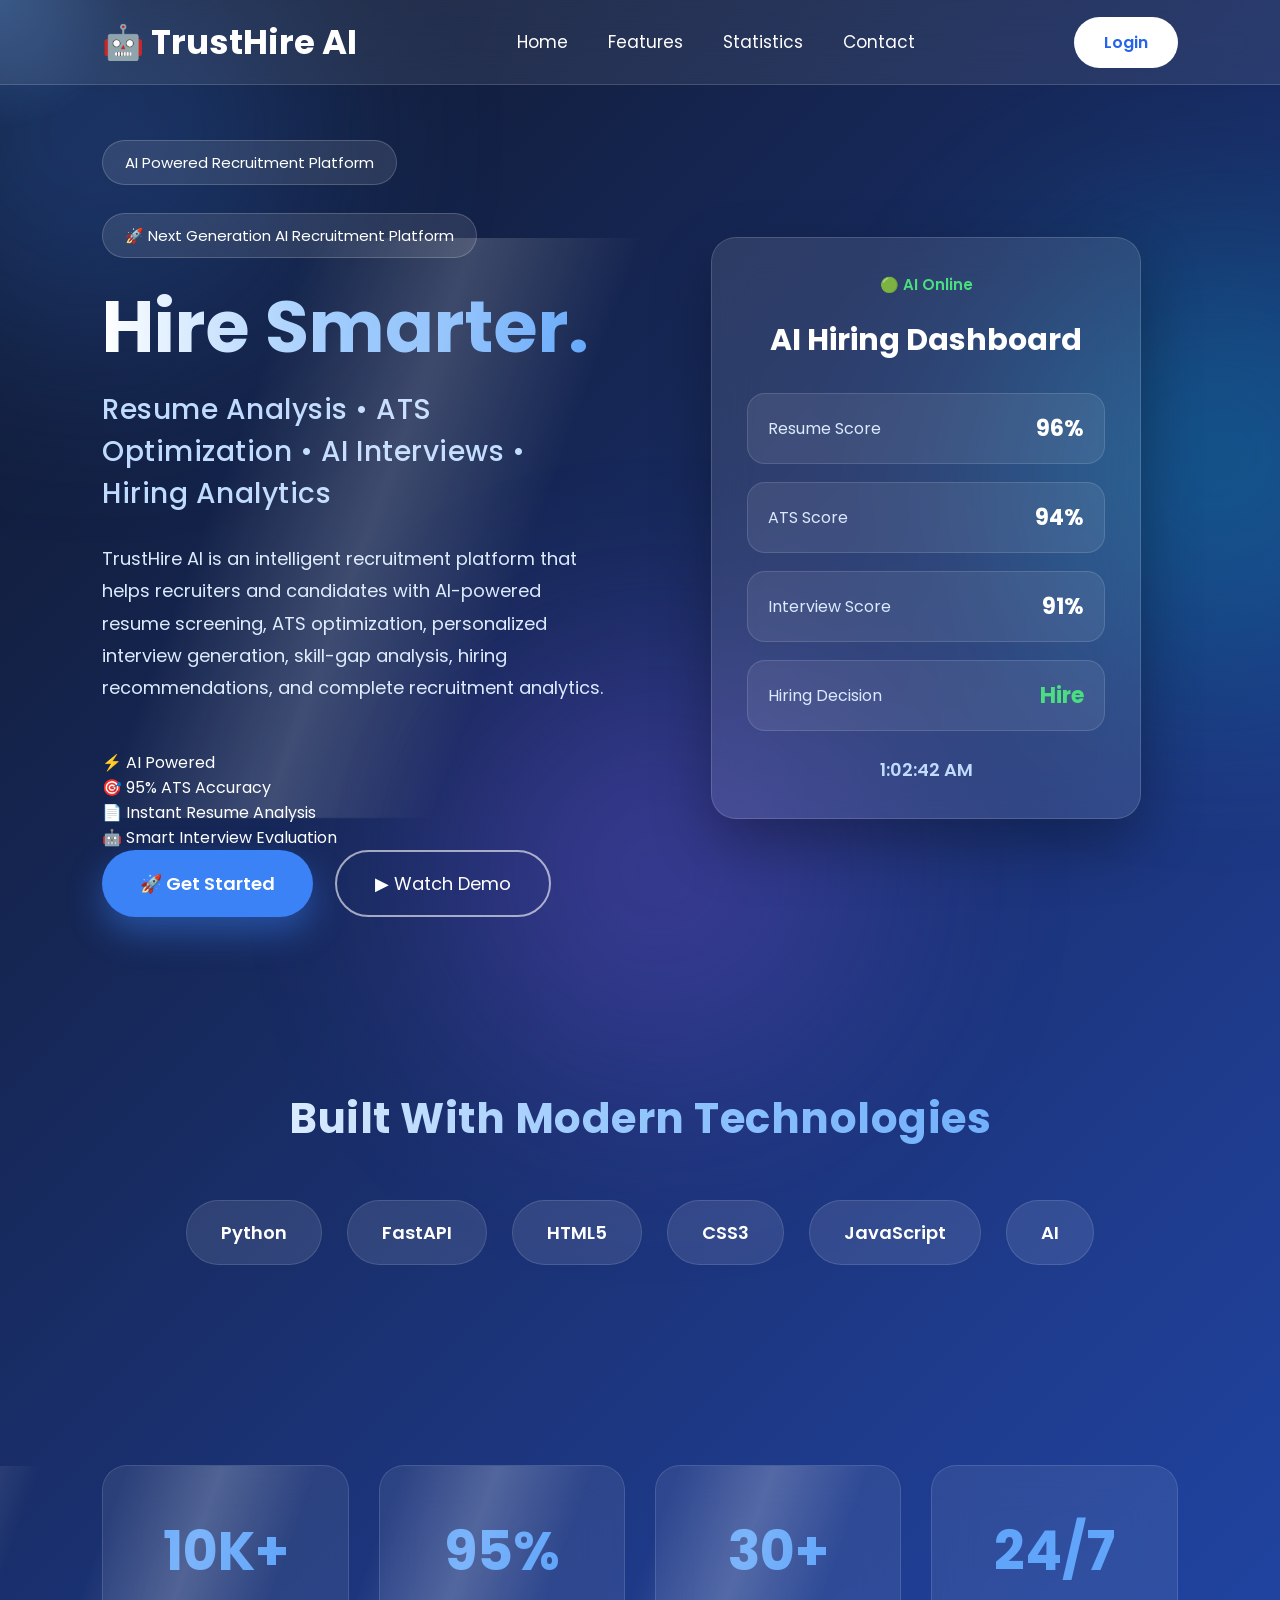
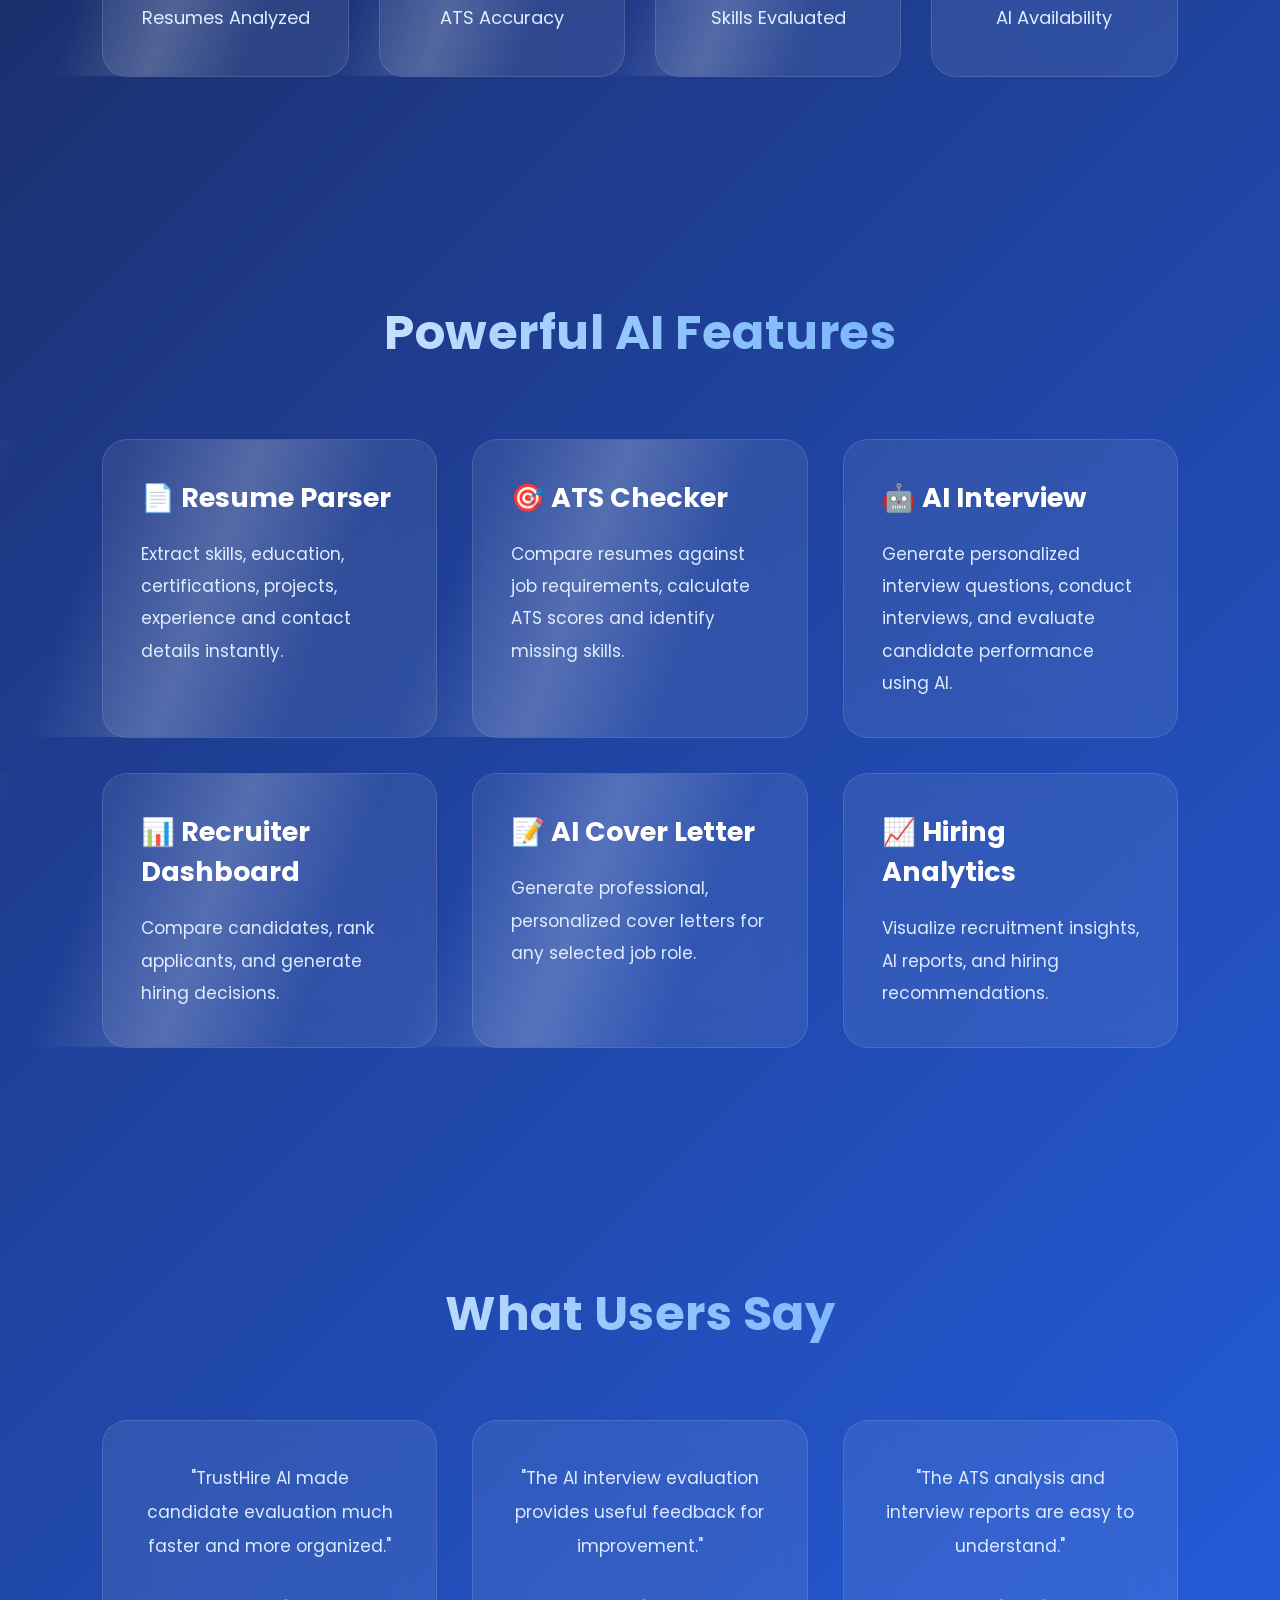
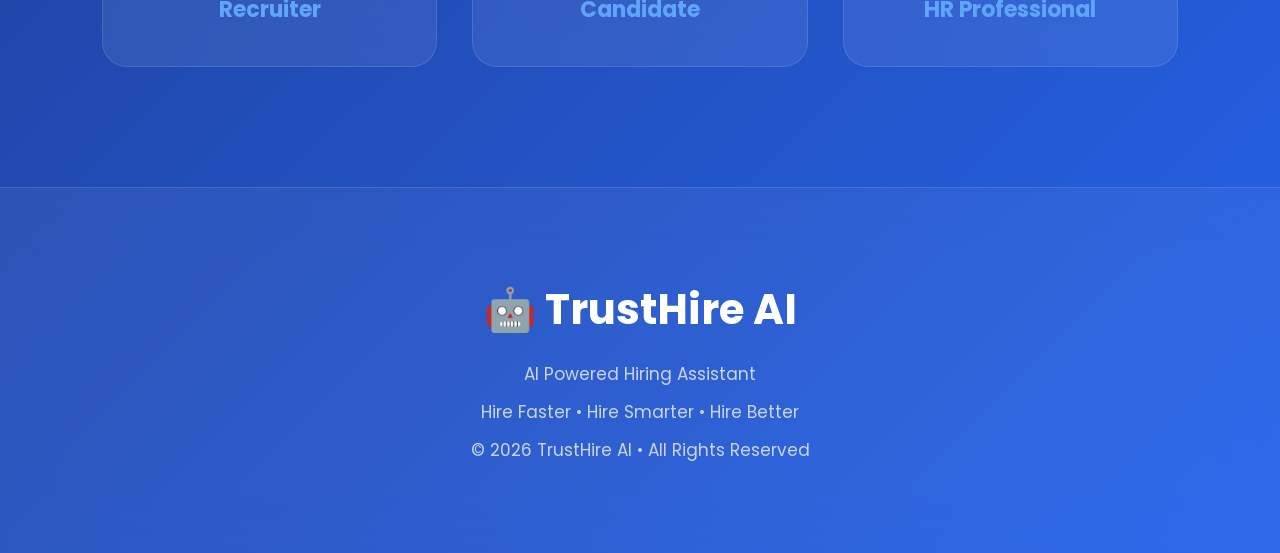
<file: frontend/index.html>
<!DOCTYPE html>
<html lang="en">

<head>

    <meta charset="UTF-8">

    <meta name="viewport"
        content="width=device-width, initial-scale=1.0">

    <title>TrustHire AI</title>

    <link rel="stylesheet"
        href="/frontend/css/home.css">

    <link href="https://fonts.googleapis.com/css2?family=Poppins:wght@300;400;500;600;700&display=swap"
        rel="stylesheet">

</head>

<body>

    <!-- ================= Loading Screen ================= -->

    <div id="loader">

        <div class="loaderCircle"></div>

        <h1>TrustHire AI</h1>

        <p>Preparing AI Hiring Assistant...</p>

    </div>

    <!-- ================= Mouse Glow ================= -->

    <div class="mouseGlow"></div>

    <div class="blob blob1"></div>
    <div class="blob blob2"></div>
    <div class="blob blob3"></div>

    <!-- ================= Navbar ================= -->

    <nav class="glassNav">

        <div class="logo">

            🤖 TrustHire AI

        </div>

        <ul>

            <li><a href="#">Home</a></li>

            <li><a href="#features">Features</a></li>

            <li><a href="#stats">Statistics</a></li>

            <li><a href="#contact">Contact</a></li>

        </ul>

        <button class="loginBtn" onclick="window.location.href='/frontend/auth.html'">

            Login

        </button>

    </nav>

    <!-- ================= Hero ================= -->

    <section class="hero reveal">

        <div class="hero-left">

            <span class="badge">

                AI Powered Recruitment Platform

            </span>

            <span class="badge">

    🚀 Next Generation AI Recruitment Platform

</span>

        <h1>

            Hire Smarter.
            Recruit Faster.
            Build Better Teams.

        </h1>

    <h2>

            Resume Analysis • ATS Optimization • AI Interviews • Hiring Analytics

    </h2>

<p>

            TrustHire AI is an intelligent recruitment platform that helps
            recruiters and candidates with AI-powered resume screening,
            ATS optimization, personalized interview generation,
            skill-gap analysis, hiring recommendations,
            and complete recruitment analytics.

</p>

        <div class="hero-highlights">

            <div>⚡ AI Powered</div>

            <div>🎯 95% ATS Accuracy</div>

            <div>📄 Instant Resume Analysis</div>

            <div>🤖 Smart Interview Evaluation</div>

            </div>

            <div class="heroButtons">

                <button id="uploadBtn"
                    onclick="window.location.href='/frontend/upload.html'">

                    🚀 Get Started

                </button>

                <button class="secondaryBtn">

                    ▶ Watch Demo

                </button>

            </div>

        </div>

        <div class="hero-right">

            <div class="dashboard">

                <h3>AI Hiring Dashboard</h3>

                <div class="progressCard">

                    <span>Resume Score</span>

                    <span id="resumeCounter">0%</span>

                </div>

                <div class="progressCard">

                    <span>ATS Score</span>

                    <span id="atsCounter">0%</span>

                </div>

                <div class="progressCard">

                    <span>Interview Score</span>

                    <span id="interviewCounter">0%</span>

                </div>

                <div class="progressCard">

                    <span>Hiring Decision</span>

                    <span class="hire">

                        Hire

                    </span>

                </div>

            </div>

        </div>

    </section>

    <!-- ================= Trusted Technologies ================= -->

    <section
        class="trusted reveal">

        <h2>

            Built With Modern Technologies

        </h2>

        <div class="logos">

            <span>Python</span>

            <span>FastAPI</span>

            <span>HTML5</span>

            <span>CSS3</span>

            <span>JavaScript</span>

            <span>AI</span>

        </div>

    </section>

    <!-- ================= Statistics ================= -->

    <section
        id="stats"
        class="stats reveal">

        <div class="statCard">

            <h1>10K+</h1>

            <p>Resumes Analyzed</p>

        </div>

        <div class="statCard">

            <h1>95%</h1>

            <p>ATS Accuracy</p>

        </div>

        <div class="statCard">

            <h1>30+</h1>

            <p>Skills Evaluated</p>

        </div>

        <div class="statCard">

            <h1>24/7</h1>

            <p>AI Availability</p>

        </div>

    </section>

    <!-- ================= Features ================= -->

    <section
        id="features"
        class="features reveal">

        <h2>

            Powerful AI Features

        </h2>

        <div class="featureGrid">

            <div class="card">

                <h3>📄 Resume Parser</h3>

                <p>

                    Extract skills, education,
                    certifications, projects,
                    experience and contact details instantly.

                </p>

            </div>

            <div class="card">

                <h3>🎯 ATS Checker</h3>

                <p>

                    Compare resumes against job requirements,
                    calculate ATS scores and identify missing skills.

                </p>

            </div>

            <div class="card">

                <h3>🤖 AI Interview</h3>

                <p>

                    Generate personalized interview questions,
                    conduct interviews,
                    and evaluate candidate performance using AI.

                </p>

            </div>

            <div class="card">

                <h3>📊 Recruiter Dashboard</h3>

                <p>

                    Compare candidates,
                    rank applicants,
                    and generate hiring decisions.

                </p>

            </div>

            <div class="card">

                <h3>📝 AI Cover Letter</h3>

                <p>

                    Generate professional,
                    personalized cover letters
                    for any selected job role.

                </p>

            </div>

            <div class="card">

                <h3>📈 Hiring Analytics</h3>

                <p>

                    Visualize recruitment insights,
                    AI reports,
                    and hiring recommendations.

                </p>

            </div>

        </div>

    </section>

    <!-- ================= Testimonials ================= -->

    <section
        class="testimonials reveal">

        <h2>

            What Users Say

        </h2>

        <div class="testimonialGrid">

            <div class="testimonial">

                <p>

                    "TrustHire AI made candidate evaluation much faster and more organized."

                </p>

                <h4>

                    Recruiter

                </h4>

            </div>

            <div class="testimonial">

                <p>

                    "The AI interview evaluation provides useful feedback for improvement."

                </p>

                <h4>

                    Candidate

                </h4>

            </div>

            <div class="testimonial">

                <p>

                    "The ATS analysis and interview reports are easy to understand."

                </p>

                <h4>

                    HR Professional

                </h4>

            </div>

        </div>

    </section>

    <!-- ================= Footer ================= -->

    <footer
        id="contact"
        class="reveal">

        <h2>

            🤖 TrustHire AI

        </h2>

        <p>

            AI Powered Hiring Assistant

        </p>

        <p>

            Hire Faster • Hire Smarter • Hire Better

        </p>

        <p>

            © 2026 TrustHire AI • All Rights Reserved

        </p>

    </footer>

    <script src="/frontend/js/app.js"></script>

</body>

</html>
</file>
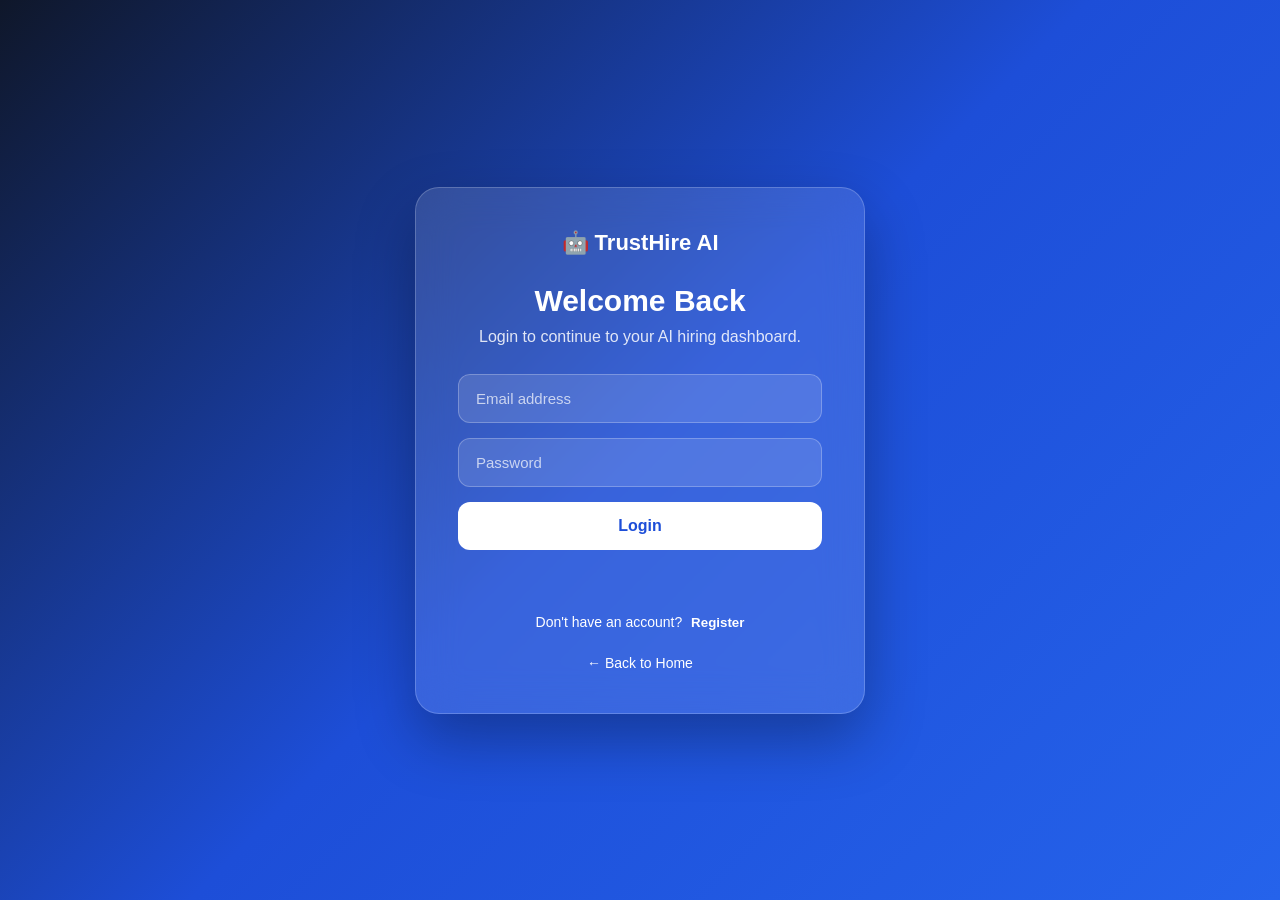
<file: frontend/auth.html>
﻿<!DOCTYPE html>
<html lang="en">

<head>
    <meta charset="UTF-8">
    <meta name="viewport" content="width=device-width, initial-scale=1.0">

    <title>Login | TrustHire AI</title>

    <link rel="stylesheet" href="/frontend/css/auth.css">
</head>

<body>

    <div class="auth-container">

        <div class="auth-card">

            <div class="logo">
                🤖 TrustHire AI
            </div>

            <h1 id="authTitle">Welcome Back</h1>

            <p id="authSubtitle">
                Login to continue to your AI hiring dashboard.
            </p>

            <!-- LOGIN -->

            <form id="loginForm">

                <input
                    type="email"
                    id="loginEmail"
                    placeholder="Email address"
                    required
                >

                <input
                    type="password"
                    id="loginPassword"
                    placeholder="Password"
                    required
                >

                <button type="submit">
                    Login
                </button>

            </form>

            <!-- REGISTER -->

            <form id="registerForm" class="hidden">

                <input
                    type="text"
                    id="registerName"
                    placeholder="Full name"
                    required
                >

                <input
                    type="email"
                    id="registerEmail"
                    placeholder="Email address"
                    required
                >

                <input
                    type="password"
                    id="registerPassword"
                    placeholder="Password (minimum 8 characters)"
                    minlength="8"
                    required
                >

                <button type="submit">
                    Create Account
                </button>

            </form>

            <p id="message"></p>

            <div class="switch">

                <span id="switchText">
                    Don't have an account?
                </span>

                <button type="button" id="switchBtn">
                    Register
                </button>

            </div>

            <a href="/" class="backHome">
                ← Back to Home
            </a>

        </div>

    </div>

    <script src="/frontend/js/auth.js"></script>

</body>

</html>
</file>
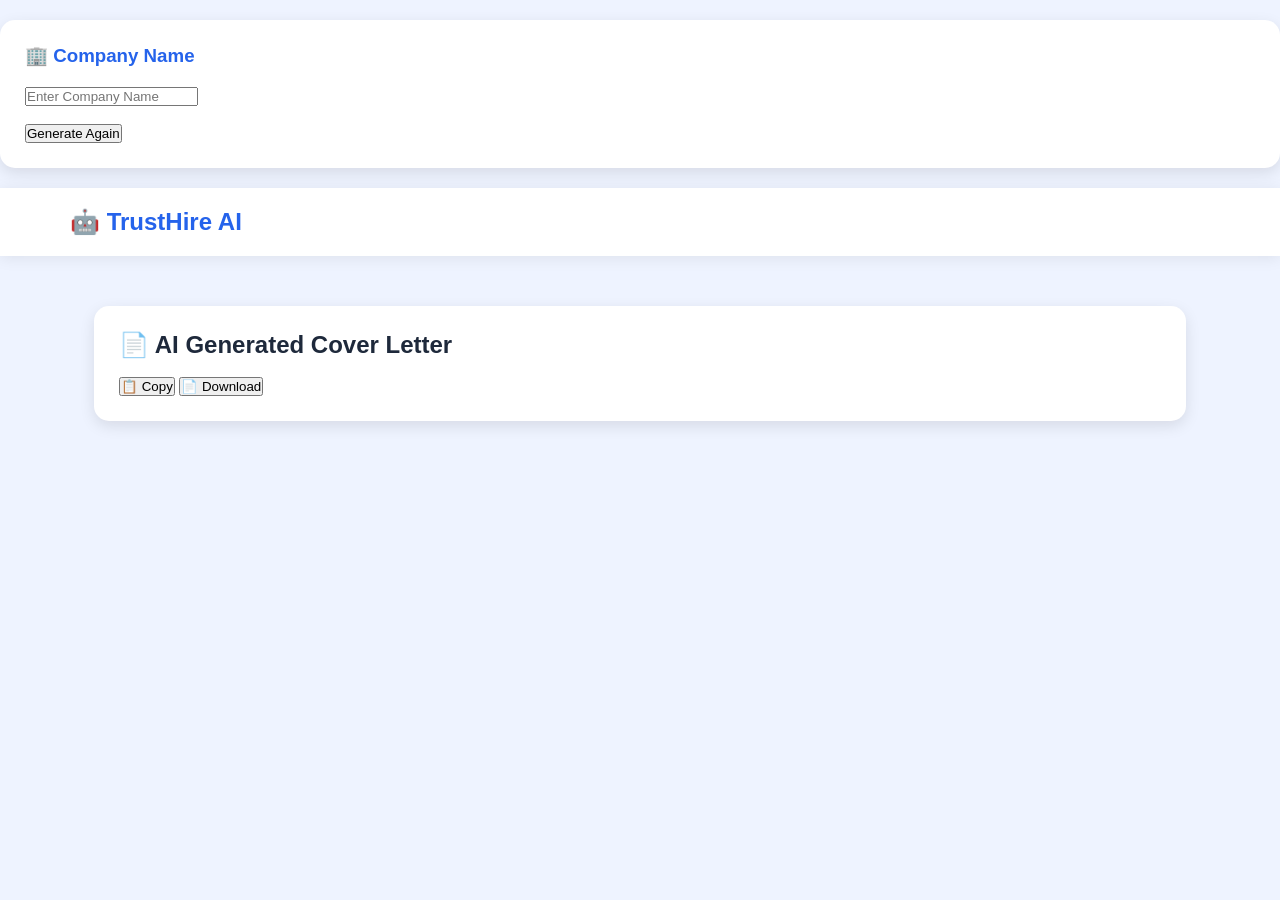
<file: frontend/cover_letter.html>
<!DOCTYPE html>
<html lang="en">

<head>

<meta charset="UTF-8">

<meta name="viewport" content="width=device-width, initial-scale=1.0">

<div class="card">

    <h3>🏢 Company Name</h3>

    <input
        type="text"
        id="companyName"
        placeholder="Enter Company Name"
    >

    <br><br>

    <button id="regenerateBtn">

        Generate Again

    </button>

</div>




<title>AI Cover Letter</title>

<link rel="stylesheet" href="/frontend/css/style.css">

</head>

<body>

<nav>

<h2>🤖 TrustHire AI</h2>

</nav>

<section class="dashboard">

<div class="card">

<h1>📄 AI Generated Cover Letter</h1>

<pre id="coverLetter"></pre>

<br>

<button id="copyBtn">
📋 Copy
</button>

<button id="downloadBtn">
📄 Download
</button>

</div>

</section>

<script src="/frontend/js/cover_letter.js"></script>

</body>

</html>
</file>
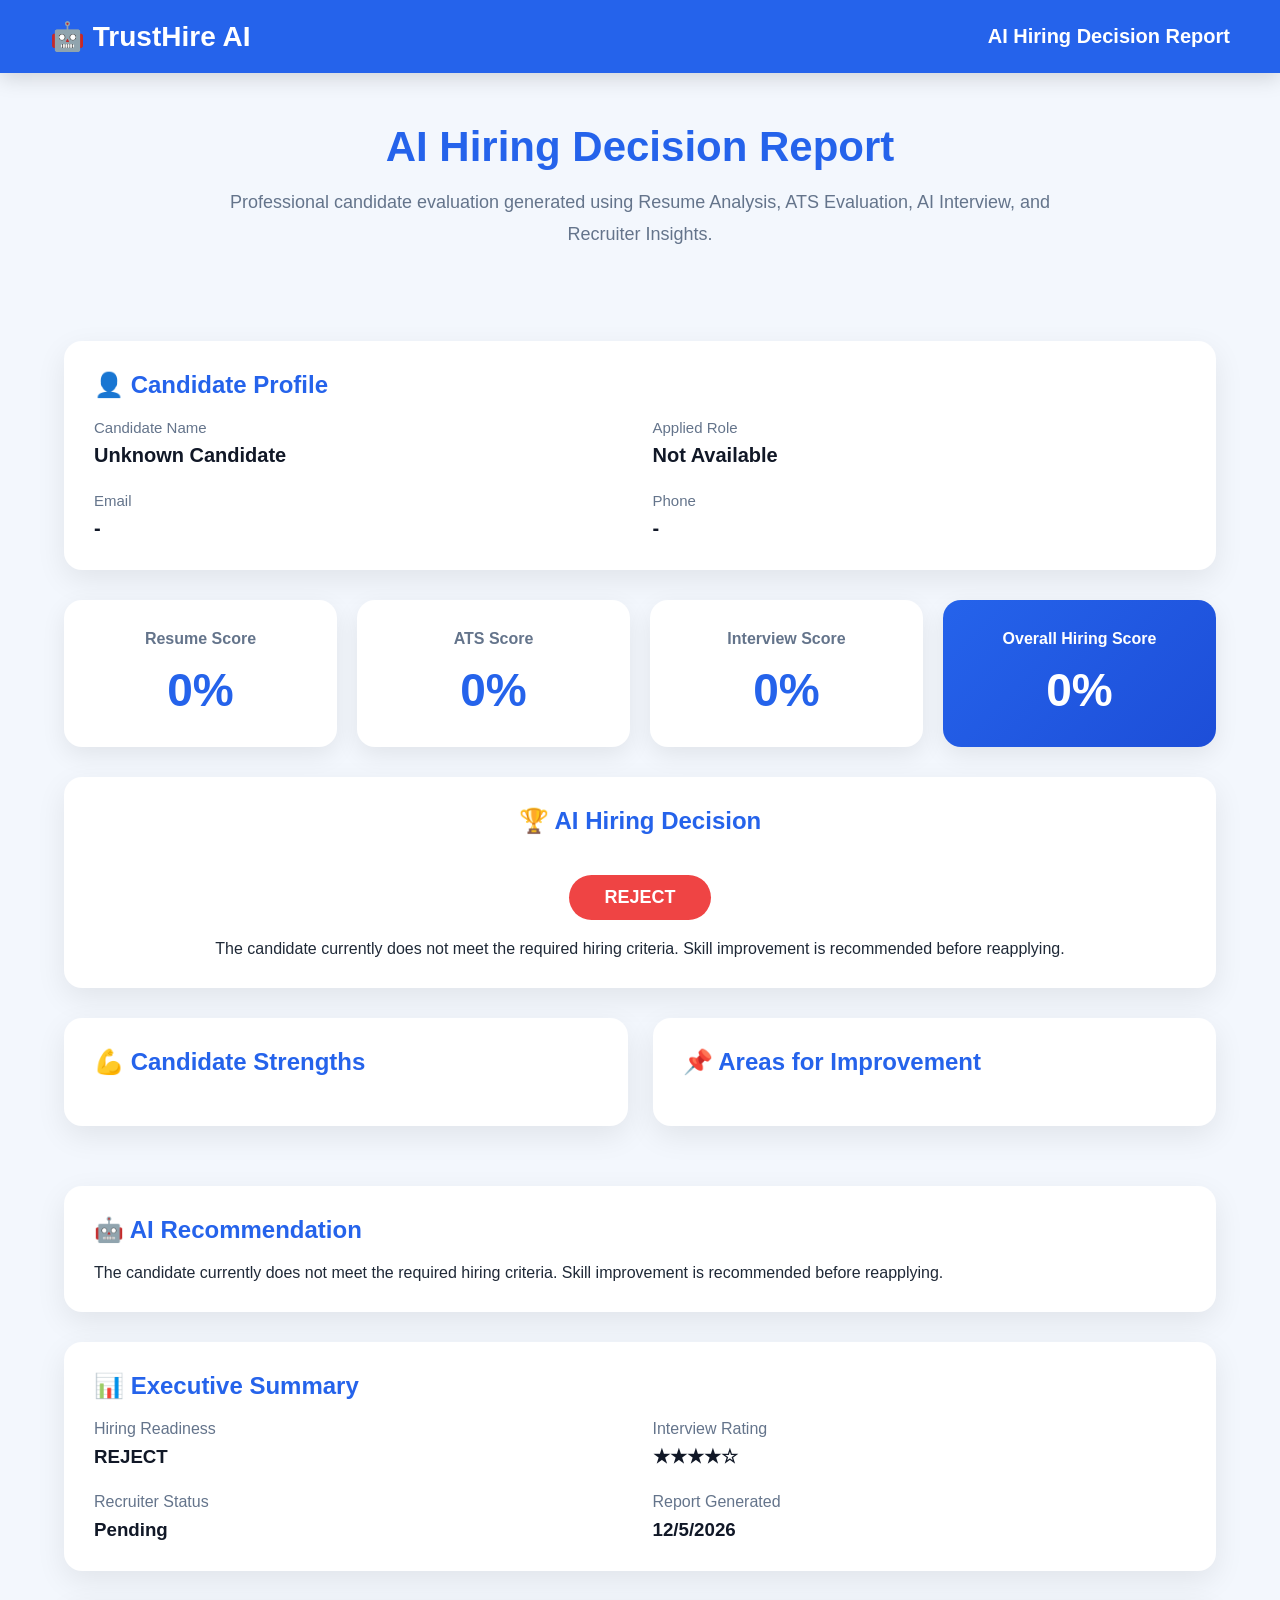
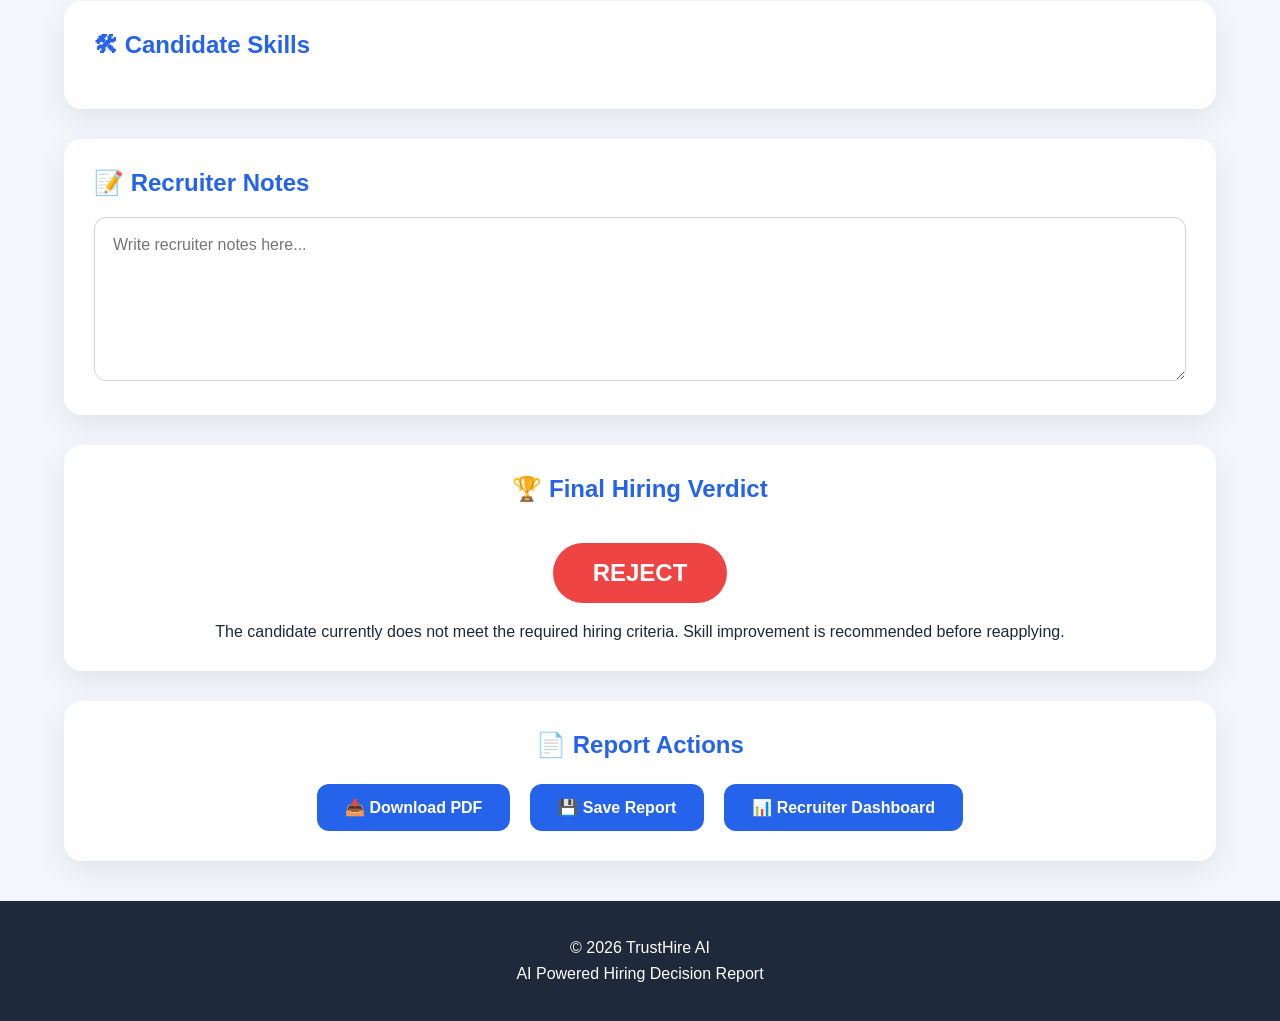
<file: frontend/hiring_report.html>
<!DOCTYPE html>
<html lang="en">

<head>

    <meta charset="UTF-8">

    <meta
        name="viewport"
        content="width=device-width, initial-scale=1.0">

    <title>

        AI Hiring Decision Report

    </title>

    <link
        rel="stylesheet"
        href="/frontend/css/hiring_report.css">

</head>

<body>

<!-- ======================================
     Navbar
====================================== -->

<nav>

    <div class="logo">

        🤖 TrustHire AI

    </div>

    <div class="nav-title">

        AI Hiring Decision Report

    </div>

</nav>

<!-- ======================================
     Header
====================================== -->

<header class="hero">

    <h1>

        AI Hiring Decision Report

    </h1>

    <p>

        Professional candidate evaluation generated using
        Resume Analysis, ATS Evaluation, AI Interview,
        and Recruiter Insights.

    </p>

</header>

<!-- ======================================
     Candidate Profile
====================================== -->

<section class="container">

    <div class="card">

        <h2>

            👤 Candidate Profile

        </h2>

        <div class="profile-grid">

            <div>

                <label>

                    Candidate Name

                </label>

                <h3 id="candidateName"></h3>

            </div>

            <div>

                <label>

                    Applied Role

                </label>

                <h3 id="candidateRole"></h3>

            </div>

            <div>

                <label>

                    Email

                </label>

                <h3 id="candidateEmail"></h3>

            </div>

            <div>

                <label>

                    Phone

                </label>

                <h3 id="candidatePhone"></h3>

            </div>

        </div>

    </div>

<!-- ======================================
     Score Overview
====================================== -->

    <div class="score-grid">

        <div class="score-card">

            <h4>

                Resume Score

            </h4>

            <h1 id="resumeScore">

                0%

            </h1>

        </div>

        <div class="score-card">

            <h4>

                ATS Score

            </h4>

            <h1 id="atsScore">

                0%

            </h1>

        </div>

        <div class="score-card">

            <h4>

                Interview Score

            </h4>

            <h1 id="interviewScore">

                0%

            </h1>

        </div>

        <div class="score-card overall">

            <h4>

                Overall Hiring Score

            </h4>

            <h1 id="overallScore">

                0%

            </h1>

        </div>

    </div>

<!-- ======================================
     AI Decision
====================================== -->

    <div class="card decision-card">

        <h2>

            🏆 AI Hiring Decision

        </h2>

        <div
            id="decisionBadge"
            class="decision-badge">

            Pending

        </div>

        <p id="decisionText">

        </p>

    </div>
    <!-- ======================================
     Strengths & Weaknesses
====================================== -->

    <div class="two-column">

        <div class="card">

            <h2>

                💪 Candidate Strengths

            </h2>

            <ul id="strengths">

            </ul>

        </div>

        <div class="card">

            <h2>

                📌 Areas for Improvement

            </h2>

            <ul id="weaknesses">

            </ul>

        </div>

    </div>

<!-- ======================================
     AI Recommendation
====================================== -->

    <div class="card">

        <h2>

            🤖 AI Recommendation

        </h2>

        <p id="recommendation">

        </p>

    </div>

<!-- ======================================
     Executive Summary
====================================== -->

    <div class="card">

        <h2>

            📊 Executive Summary

        </h2>

        <div class="summary-grid">

            <div>

                <label>

                    Hiring Readiness

                </label>

                <h3 id="readiness">

                </h3>

            </div>

            <div>

                <label>

                    Interview Rating

                </label>

                <h3 id="rating">

                </h3>

            </div>

            <div>

                <label>

                    Recruiter Status

                </label>

                <h3 id="status">

                </h3>

            </div>

            <div>

                <label>

                    Report Generated

                </label>

                <h3 id="generatedDate">

                </h3>

            </div>

        </div>

    </div>

<!-- ======================================
     Candidate Skills
====================================== -->

    <div class="card">

        <h2>

            🛠 Candidate Skills

        </h2>

        <div
            id="skillsContainer"
            class="skills-container">

        </div>

    </div>

<!-- ======================================
     Recruiter Notes
====================================== -->

    <div class="card">

        <h2>

            📝 Recruiter Notes

        </h2>

        <textarea
            id="recruiterNotes"
            rows="7"
            placeholder="Write recruiter notes here..."></textarea>

    </div>
    <!-- ======================================
     Final Verdict
====================================== -->

    <div class="card verdict-card">

        <h2>

            🏆 Final Hiring Verdict

        </h2>

        <div
            id="finalVerdict"
            class="verdict">

            Pending

        </div>

        <p id="verdictMessage">

            Waiting for AI evaluation...

        </p>

    </div>

<!-- ======================================
     Recruiter Actions
====================================== -->

    <div class="card action-card">

        <h2>

            📄 Report Actions

        </h2>

        <div class="action-buttons">

            <button id="downloadReport">

                📥 Download PDF

            </button>

            <button id="saveReport">

                💾 Save Report

            </button>

            <button id="backDashboard">

                📊 Recruiter Dashboard

            </button>

        </div>

    </div>

</section>

<!-- ======================================
     Footer
====================================== -->

<footer>

    <p>

        © 2026 TrustHire AI

    </p>

    <p>

        AI Powered Hiring Decision Report

    </p>

</footer>

<!-- ======================================
     JavaScript
====================================== -->

<script src="/frontend/js/hiring_report.js"></script>

</body>

</html>
</file>
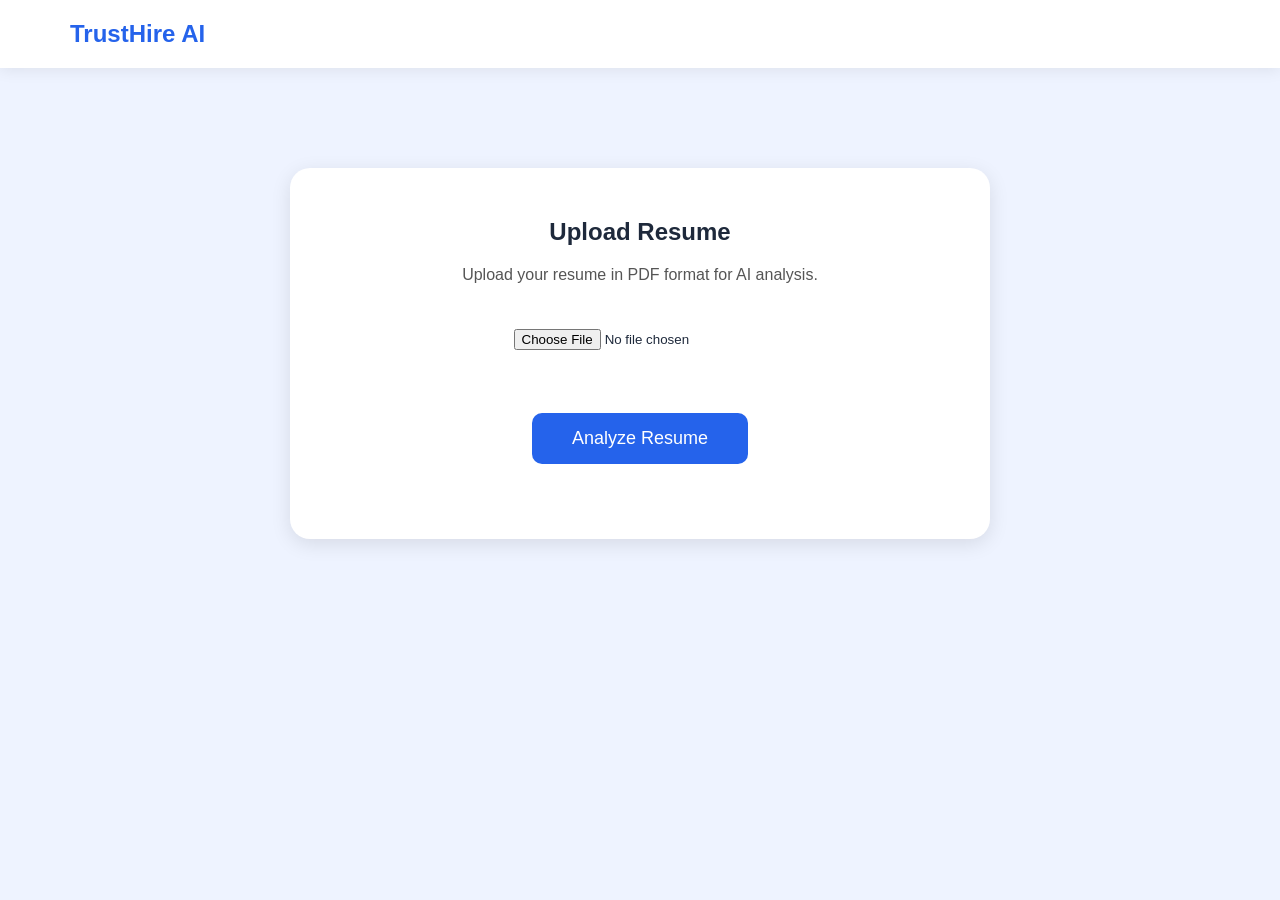
<file: frontend/interview.html>
<!DOCTYPE html>
<html lang="en">

<head>
    <meta charset="UTF-8">
    <meta name="viewport" content="width=device-width, initial-scale=1.0">
    <title>TrustHire AI - Interview Simulator</title>

    <link rel="stylesheet" href="interview.css">
</head>

<body>

    <div class="container">

        <!-- Header -->
        <div class="header">
            <h1>🤖 AI Interview Simulator</h1>
            <p>Powered by TrustHire AI</p>
        </div>

        <!-- Loading Screen -->
        <div id="loadingScreen" class="loading-screen">

            <div class="loader"></div>

            <h2>Generating Personalized Interview...</h2>

            <p>
                Our AI is analyzing your resume and creating
                unique interview questions.
            </p>

        </div>

        <!-- Interview -->
        <div id="interviewContainer" class="hidden">

            <!-- Top Bar -->
            <div class="top-bar">

                <div>

                    <h2 id="candidateName">Candidate</h2>

                    <p id="candidateRole">
                        Role
                    </p>

                </div>

                <div class="timer">

                    ⏳ <span id="timer">30:00</span>

                </div>

            </div>

            <!-- Progress -->

            <div class="progress-section">

                <div class="progress-info">

                    <span id="questionCounter">

                        Question 1 / 10

                    </span>

                </div>

                <div class="progress-bar">

                    <div id="progressFill"></div>

                </div>

            </div>

            <!-- Question -->

            <div class="question-card">

                <div class="question-meta">

                    <span id="questionType">
                        Technical
                    </span>

                    <span id="difficulty">
                        Easy
                    </span>

                </div>

                <h2 id="questionText">

                    Loading...

                </h2>

            </div>

            <!-- Answer -->

            <div class="answer-section">

                <textarea
                    id="answerBox"
                    placeholder="Type your answer here..."
                ></textarea>

            </div>

            <!-- Buttons -->

            <div class="buttons">

                <button id="prevBtn">

                    Previous

                </button>

                <button id="nextBtn">

                    Next

                </button>

                <button
                    id="submitBtn"
                    class="hidden"
                >

                    Submit Interview

                </button>

            </div>

        </div>

    </div>

    <script src="interview.js"></script>

</body>

</html>
</file>
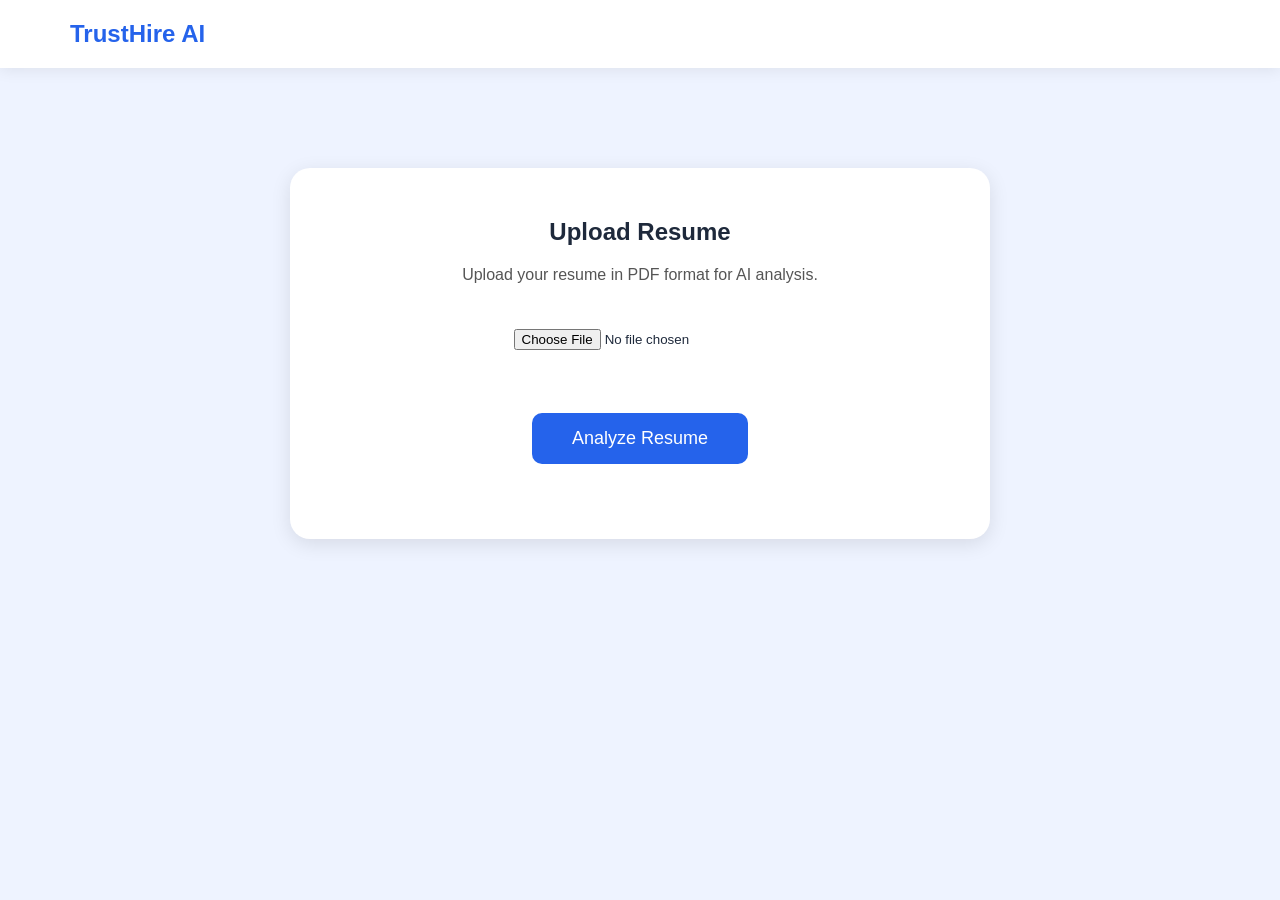
<file: frontend/interview_result.html>
<!DOCTYPE html>
<html lang="en">

<head>

    <meta charset="UTF-8">

    <meta
        name="viewport"
        content="width=device-width, initial-scale=1.0">

    <title>

        Interview Evaluation Report

    </title>

    <link
        rel="stylesheet"
        href="/frontend/css/interview_result.css">

</head>

<body>

<!-- =========================
     Navigation
========================= -->

<nav>

    <h2>

        🤖 TrustHire AI

    </h2>

    <span>

        Interview Evaluation Report

    </span>

</nav>

<!-- =========================
     Dashboard
========================= -->

<section class="dashboard">

<!-- =========================
     Hero Section
========================= -->

<div class="hero-card">

    <div class="hero-left">

        <h1 id="candidateName">

            Candidate Name

        </h1>

        <p class="role-text">

            🎯 Applied Role

            <span id="candidateRole">

                Role

            </span>

        </p>

        <p class="hero-description">

            Your AI interview has been completed successfully.

            Below is the detailed evaluation generated by
            TrustHire AI based on your interview
            performance, technical knowledge,
            communication skills and overall readiness.

        </p>

    </div>

    <div class="hero-right">

        <div class="hero-badge">

            AI Interview

            Report

        </div>

    </div>

</div>

<!-- =========================
     Overall Score Cards
========================= -->

<div class="score-grid">

    <div class="card score-card">

        <h3>

            Interview Score

        </h3>

        <h1 id="interviewScore">

            0%

        </h1>

        <p>

            Overall Performance

        </p>

    </div>

    <div class="card score-card">

        <h3>

            Overall Rating

        </h3>

        <h1 id="overallRating">

            ★★★★★

        </h1>

        <p>

            AI Rating

        </p>

    </div>

    <div class="card score-card">

        <h3>

            Time Taken

        </h3>

        <h1 id="timeTaken">

            0 min

        </h1>

        <p>

            Interview Duration

        </p>

    </div>

    <div class="card score-card">

        <h3>

            Questions Answered

        </h3>

        <h1 id="questionsAnswered">

            0 / 10

        </h1>

        <p>

            Completion Rate

        </p>

    </div>

</div>
<!-- =========================
     Skill Evaluation
========================= -->

<div class="section-title">

    <h2>

        📊 Skill Evaluation

    </h2>

</div>

<div class="score-grid">

    <div class="card score-card">

        <h3>

            Technical Knowledge

        </h3>

        <h1 id="technicalScore">

            0%

        </h1>

    </div>

    <div class="card score-card">

        <h3>

            Communication

        </h3>

        <h1 id="communicationScore">

            0%

        </h1>

    </div>

    <div class="card score-card">

        <h3>

            Problem Solving

        </h3>

        <h1 id="problemScore">

            0%

        </h1>

    </div>

    <div class="card score-card">

        <h3>

            Confidence

        </h3>

        <h1 id="confidenceScore">

            0%

        </h1>

    </div>

</div>

<!-- =========================
     Strengths & Improvements
========================= -->

<div class="two-column">

    <div class="card">

        <h2>

            💪 Strengths

        </h2>

        <ul id="strengthList"></ul>

    </div>

    <div class="card">

        <h2>

            📈 Needs Improvement

        </h2>

        <ul id="weaknessList"></ul>

    </div>

</div>

<!-- =========================
     AI Recommendation
========================= -->

<div class="card recommendation-card">

    <div class="section-title">

        <h2>

            🤖 AI Recommendation

        </h2>

    </div>

    <p id="recommendation"></p>

</div>

<!-- =========================
     Final Evaluation
========================= -->

<div class="section-title">

    <h2>

        🏆 Final Evaluation

    </h2>

</div>

<div class="score-grid">

    <div class="card score-card">

        <h3>

            Resume Score

        </h3>

        <h1 id="resumeScore">

            0

        </h1>

    </div>

    <div class="card score-card">

        <h3>

            ATS Score

        </h3>

        <h1 id="atsScore">

            0

        </h1>

    </div>

    <div class="card score-card">

        <h3>

            Interview Score

        </h3>

        <h1 id="finalInterviewScore">

            0

        </h1>

    </div>

    <div class="card score-card">

        <h3>

            Final Score

        </h3>

        <h1 id="finalScore">

            0

        </h1>

    </div>

</div>

<!-- =========================
     Recruiter Decision
========================= -->

<div class="card recommendation-card">

    <div class="section-title">

        <h2>

            👨‍💼 Recruiter Decision

        </h2>

    </div>

    <h1 id="decision"></h1>

</div>
<!-- =========================
     Action Center
========================= -->

<div class="card action-card">

    <div class="section-title">

        <h2>

            ⚡ Action Center

        </h2>

    </div>

    <p>

        Download your complete interview report or
        open the Recruiter Dashboard to review all
        candidates.

    </p>

    <div class="action-buttons">

        <button id="downloadBtn">

            📄 Download Report

        </button>

        <button id="dashboardBtn">

            📊 Recruiter Dashboard

        </button>

    </div>

</div>

<!-- =========================
     Footer
========================= -->

</section>

<footer>

    <p>

        © 2026 TrustHire AI |
        AI Powered Hiring Platform

    </p>

</footer>

<!-- =========================
     Scripts
========================= -->

<script src="/frontend/js/interview_result.js"></script>

</body>

</html>
</file>
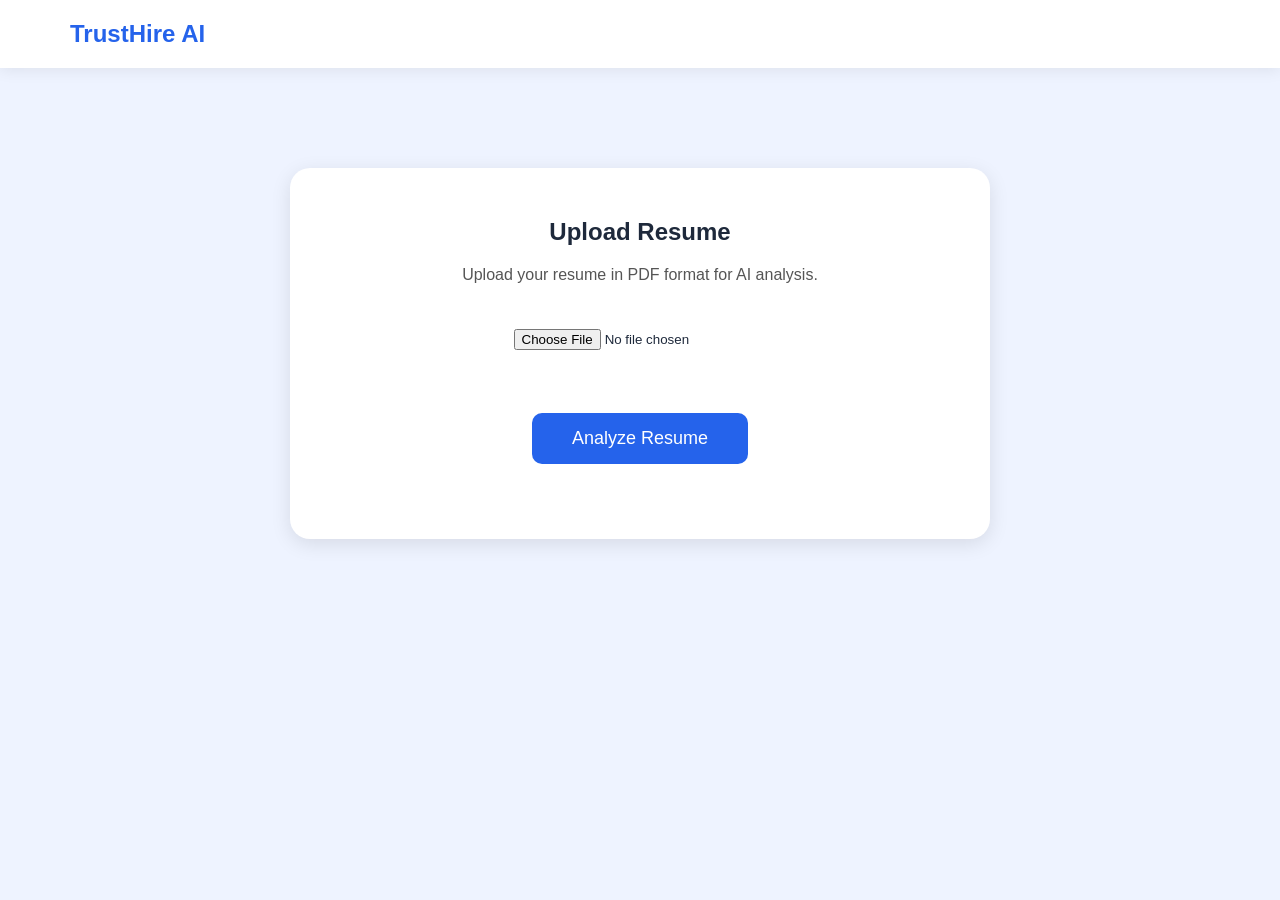
<file: frontend/results.html>
<!DOCTYPE html>
<html lang="en">

<head>

    <meta charset="UTF-8">
    <meta name="viewport" content="width=device-width, initial-scale=1.0">

    <title>TrustHire AI Dashboard</title>

    <link rel="stylesheet" href="css/style.css">

</head>

<body>

    <nav>
        <h2>🤖 TrustHire AI</h2>
    </nav>
    
    <div class="card" style="text-align:center;">

    <button id="analysisBtn">
        Continue to AI Analysis →
    </button>

</div>

    <section class="hero">

        <h1>Candidate Dashboard</h1>

        <!-- Candidate Profile -->

        <div class="card">

            <h2 id="name"></h2>

            <p><strong>Email:</strong> <span id="email"></span></p>

            <p><strong>Phone:</strong> <span id="phone"></span></p>

            <p><strong>LinkedIn:</strong> <span id="linkedin"></span></p>

            <p><strong>GitHub:</strong> <span id="github"></span></p>

        </div>


        <!-- Skills -->

        <div class="card">

            <h2>Skills</h2>

            <ul id="skills"></ul>

        </div>


        <!-- AI Tools -->

        

    </section>

    <script src="js/results.js"></script>

</body>

</html>
</file>
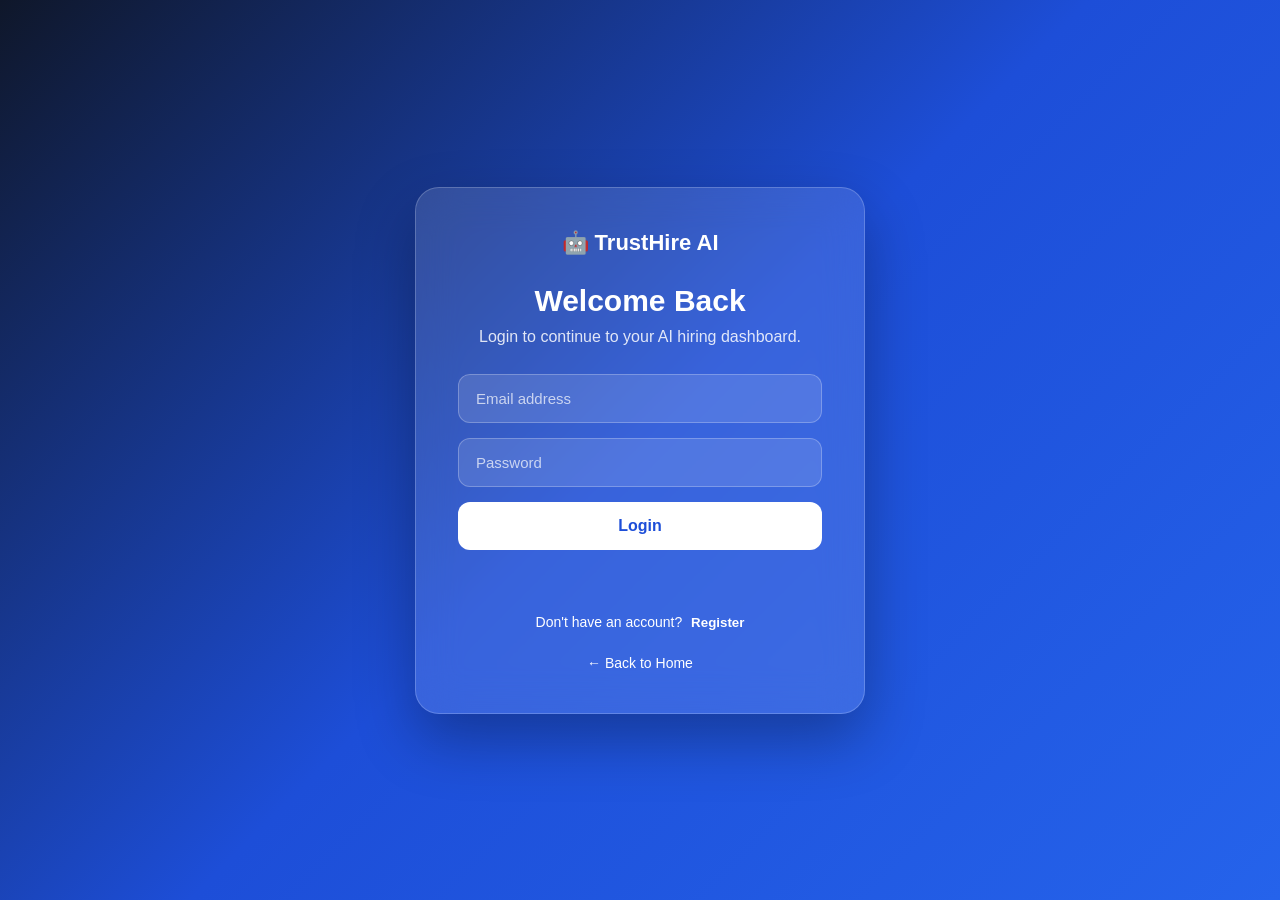
<file: frontend/resume-history.html>
<!DOCTYPE html>
<html lang="en">

<head>

    <meta charset="UTF-8">
    <meta
        name="viewport"
        content="width=device-width, initial-scale=1.0"
    >

    <title>Resume History | TrustHire AI</title>

    <link rel="stylesheet" href="css/resume-history.css">

</head>

<body>

    <nav class="navbar">

        <div class="logo">
            🤖 TrustHire AI
        </div>

        <button
            id="dashboardBtn"
            class="nav-btn"
        >
            Dashboard
        </button>

    </nav>


    <main class="container">

        <section class="page-header">

            <div>

                <h1>Resume History</h1>

                <p>
                    View all resumes you have uploaded to TrustHire AI.
                </p>

            </div>

            <div class="resume-count">

                <span id="resumeCount">0</span>

                <small>
                    Resumes
                </small>

            </div>

        </section>


        <section
            id="loading"
            class="message"
        >
            Loading resume history...
        </section>


        <section
            id="error"
            class="message error hidden"
        ></section>


        <section
            id="empty"
            class="message hidden"
        >

            <h2>No Resumes Yet</h2>

            <p>
                Upload your first resume to start your AI hiring journey.
            </p>

            <button
                id="uploadBtn"
                class="primary-btn"
            >
                Upload Resume
            </button>

        </section>


        <section
            id="resumeList"
            class="resume-list hidden"
        ></section>

    </main>


    <script src="js/resume-history.js"></script>

</body>

</html>
</file>
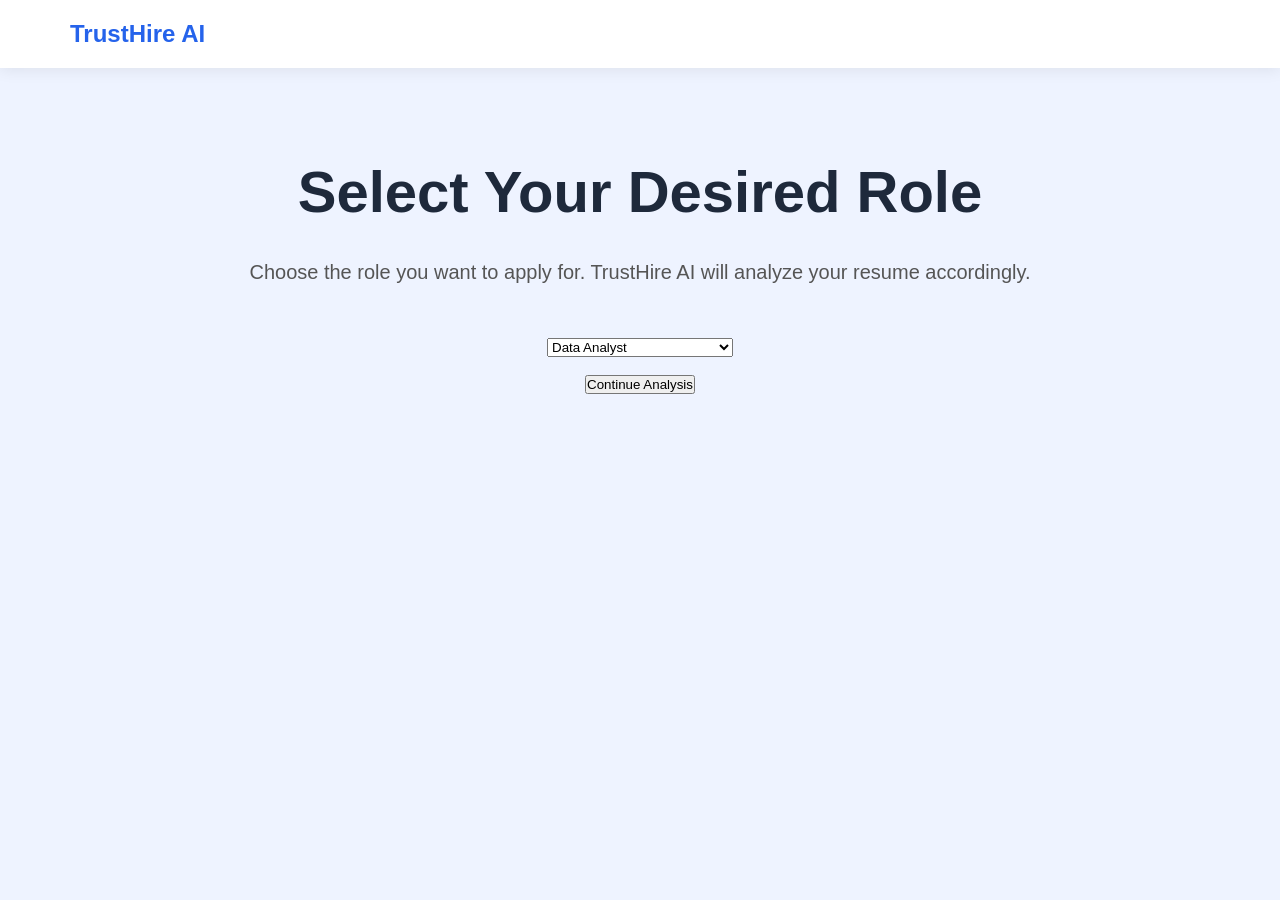
<file: frontend/role.html>
<!DOCTYPE html>
<html lang="en">

<head>

    <meta charset="UTF-8">
    <meta name="viewport" content="width=device-width, initial-scale=1.0">

    <title>Select Role | TrustHire AI</title>

    <link rel="stylesheet" href="/frontend/css/style.css">

</head>

<body>

    <nav>

        <h2>TrustHire AI</h2>

    </nav>

    <section class="hero">

        <h1>Select Your Desired Role</h1>

        <p>
            Choose the role you want to apply for.
            TrustHire AI will analyze your resume accordingly.
        </p>

        <br>

        <select id="role">

            <option value="Data Analyst">Data Analyst</option>

            <option value="Data Scientist">Data Scientist</option>

            <option value="AI Engineer">AI Engineer</option>

            <option value="Machine Learning Engineer">Machine Learning Engineer</option>

            <option value="Python Developer">Python Developer</option>

            <option value="Frontend Developer">Frontend Developer</option>

            <option value="Backend Developer">Backend Developer</option>

            <option value="Full Stack Developer">Full Stack Developer</option>

            <option value="Software Engineer">Software Engineer</option>

        </select>

        <br><br>

        <button id="continueBtn">
            Continue Analysis
        </button>

    </section>

    <script src="/frontend/js/role.js"></script>

</body>

</html>
</file>
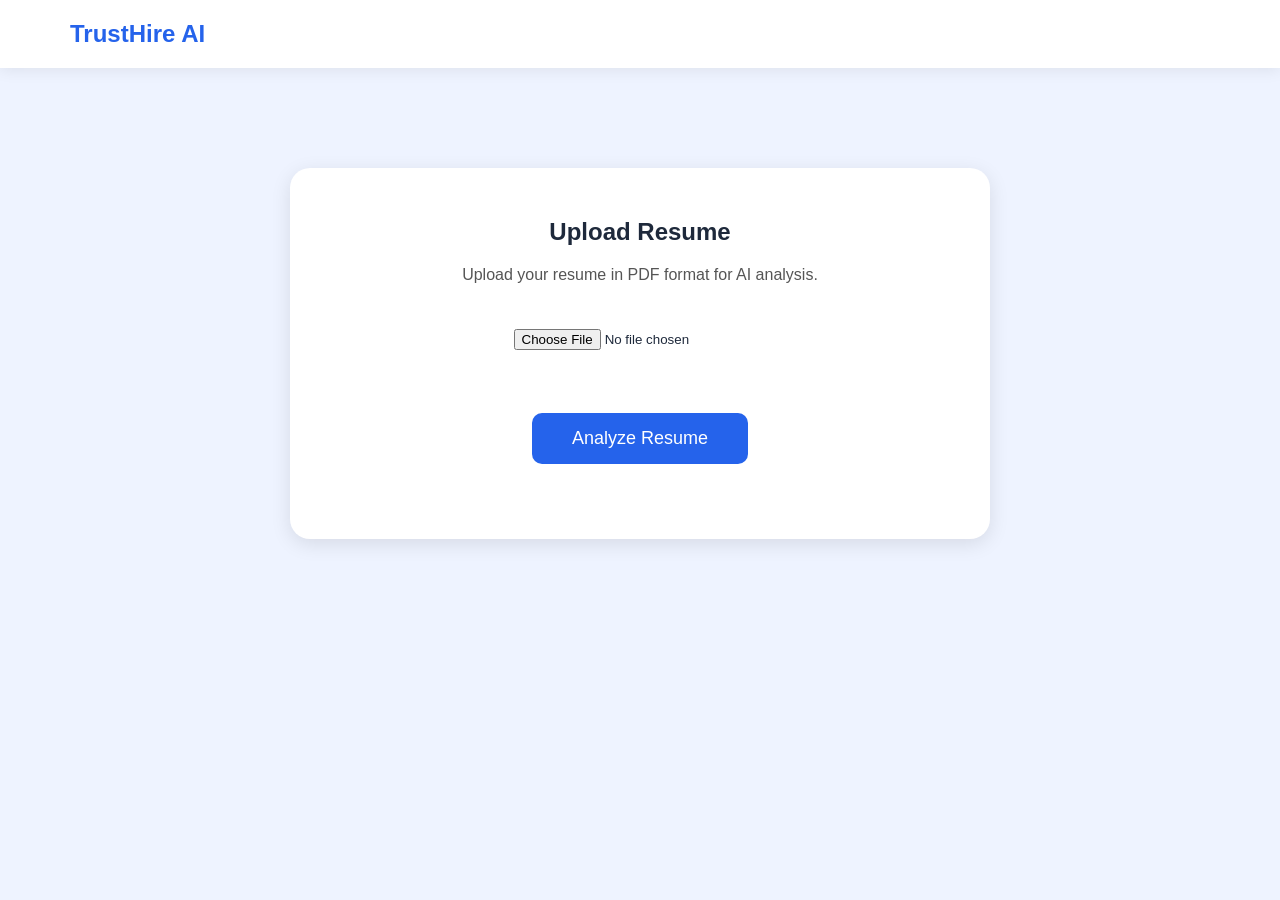
<file: frontend/upload.html>
<!DOCTYPE html>

<html>

<head>

<meta charset="UTF-8">

<meta name="viewport"
content="width=device-width,initial-scale=1.0">

<title>Upload Resume</title>

<link rel="stylesheet" href="/frontend/css/style.css">

</head>

<body>

<nav>

<h2>TrustHire AI</h2>

</nav>

<section class="upload-container">

<h1>Upload Resume</h1>

<p>

Upload your resume in PDF format
for AI analysis.

</p>

<input
type="file"
id="resumeFile"
accept=".pdf">

<br><br>

<button id="analyzeBtn">

Analyze Resume

</button>

<p id="filename"></p>

<script src="/frontend/js/upload.js"></script>

</section>

</body>

</html>
</file>
<file: frontend/css/home.css>
/* ==========================================
   TrustHire AI
   Premium Home Page
========================================== */

*{
    margin:0;
    padding:0;
    box-sizing:border-box;
    font-family:'Poppins',sans-serif;
}

html{
    scroll-behavior:smooth;
}

body{

    background:linear-gradient(
        135deg,
        #0f172a 0%,
        #1e3a8a 45%,
        #2563eb 100%
    );

    color:#ffffff;

    overflow-x:hidden;

    position:relative;

}

/* ==========================================
Loader
========================================== */

#loader{

    position:fixed;

    inset:0;

    background:#0f172a;

    display:flex;

    flex-direction:column;

    justify-content:center;

    align-items:center;

    z-index:999999;

    transition:.7s;

}

.loaderCircle{

    width:85px;

    height:85px;

    border-radius:50%;

    border:8px solid rgba(255,255,255,.25);

    border-top:8px solid #60a5fa;

    animation:spin 1s linear infinite;

    margin-bottom:25px;

}

#loader h1{

    font-size:34px;

    margin-bottom:10px;

}

#loader p{

    color:#cbd5e1;

}

@keyframes spin{

    100%{

        transform:rotate(360deg);

    }

}

/* ==========================================
Animated Background
========================================== */

.blob{

    position:fixed;

    width:420px;

    height:420px;

    border-radius:50%;

    filter:blur(110px);

    opacity:.28;

    z-index:-2;

    animation:blobMove 18s infinite alternate;

}

.blob1{

    background:#3b82f6;

    left:-120px;

    top:-80px;

}

.blob2{

    background:#06b6d4;

    right:-150px;

    top:250px;

}

.blob3{

    background:#8b5cf6;

    left:35%;

    bottom:-180px;

}

@keyframes blobMove{

    from{

        transform:translate(0,0);

    }

    to{

        transform:translate(120px,-70px) scale(1.15);

    }

}

/* ==========================================
Mouse Glow
========================================== */

.mouseGlow{

    position:fixed;

    width:260px;

    height:260px;

    border-radius:50%;

    background:

    radial-gradient(

        rgba(96,165,250,.30),

        transparent 70%

    );

    pointer-events:none;

    transform:translate(-50%,-50%);

    z-index:-1;

}

/* ==========================================
Navbar
========================================== */

.glassNav{

    width:100%;

    height:85px;

    position:fixed;

    top:0;

    left:0;

    display:flex;

    justify-content:space-between;

    align-items:center;

    padding:0 8%;

    backdrop-filter:blur(18px);

    background:rgba(255,255,255,.08);

    border-bottom:1px solid rgba(255,255,255,.15);

    z-index:1000;

}

.logo{

    font-size:34px;

    font-weight:700;

    color:white;

}

.glassNav ul{

    display:flex;

    list-style:none;

    gap:40px;

}

.glassNav ul li a{

    text-decoration:none;

    color:white;

    font-size:17px;

    transition:.3s;

}

.glassNav ul li a:hover{

    color:#60a5fa;

}

.loginBtn{

    padding:13px 30px;

    border:none;

    border-radius:40px;

    background:white;

    color:#2563eb;

    font-size:16px;

    font-weight:600;

    cursor:pointer;

    transition:.35s;

}

.loginBtn:hover{

    background:#2563eb;

    color:white;

    transform:translateY(-3px);

}

/* ==========================================
Hero
========================================== */

.hero{

    min-height:100vh;

    display:flex;

    justify-content:space-between;

    align-items:center;

    gap:70px;

    padding:140px 8% 80px;

}

.hero-left{

    flex:1;

}

.badge{

    display:inline-block;

    padding:10px 22px;

    border-radius:40px;

    background:rgba(255,255,255,.10);

    border:1px solid rgba(255,255,255,.18);

    margin-bottom:28px;

    font-size:15px;

}

.hero-left h1{

    font-size:72px;

    line-height:1.15;

    margin-bottom:20px;

}

.hero-left h2{

    color:#bfdbfe;

    font-size:28px;

    font-weight:500;

    margin-bottom:28px;

}

.hero-left p{

    color:#dbeafe;

    font-size:18px;

    line-height:1.8;

    max-width:700px;

    margin-bottom:45px;

}

/* ==========================================
Hero Buttons
========================================== */

.heroButtons{

    display:flex;

    gap:22px;

    flex-wrap:wrap;

}

#uploadBtn{

    padding:18px 38px;

    border:none;

    border-radius:50px;

    background:#3b82f6;

    color:white;

    font-size:18px;

    font-weight:600;

    cursor:pointer;

    transition:.35s;

    box-shadow:0 15px 35px rgba(59,130,246,.45);

}

#uploadBtn:hover{

    transform:translateY(-5px);

    background:#2563eb;

}

.secondaryBtn{

    padding:18px 38px;

    border-radius:50px;

    border:2px solid rgba(255,255,255,.6);

    background:transparent;

    color:white;

    cursor:pointer;

    font-size:18px;

    transition:.35s;

}

.secondaryBtn:hover{

    background:white;

    color:#2563eb;

}

/* ==========================================
Hero Dashboard
========================================== */

.hero-right{

    flex:1;

    display:flex;

    justify-content:center;

}

.dashboard{

    width:430px;

    background:rgba(255,255,255,.10);

    backdrop-filter:blur(22px);

    border:1px solid rgba(255,255,255,.15);

    border-radius:25px;

    padding:35px;

    box-shadow:0 25px 60px rgba(0,0,0,.30);

    animation:floatCard 5s ease-in-out infinite;

}

.dashboard h3{

    text-align:center;

    font-size:30px;

    margin-bottom:30px;

}
/* ==========================================
Dashboard Cards
========================================== */

.progressCard{

    display:flex;

    justify-content:space-between;

    align-items:center;

    padding:18px 20px;

    margin:18px 0;

    border-radius:18px;

    background:rgba(255,255,255,.08);

    border:1px solid rgba(255,255,255,.12);

    transition:.35s;

}

.progressCard:hover{

    transform:translateY(-6px);

    background:rgba(255,255,255,.14);

}

.progressCard span:first-child{

    color:#dbeafe;

    font-size:16px;

}

.progressCard span:last-child{

    font-size:22px;

    font-weight:700;

    color:#ffffff;

}

.hire{

    color:#4ade80 !important;

}

.status{

    text-align:center;

    margin-bottom:22px;

    font-size:15px;

    font-weight:600;

    color:#4ade80;

}

.clock{

    margin-top:25px;

    text-align:center;

    color:#bfdbfe;

    font-size:18px;

    font-weight:600;

}

@keyframes floatCard{

    0%{

        transform:translateY(0px);

    }

    50%{

        transform:translateY(-14px);

    }

    100%{

        transform:translateY(0px);

    }

}

/* ==========================================
Trusted Technologies
========================================== */

.trusted{

    padding:90px 8%;

    text-align:center;

}

.trusted h2{

    font-size:42px;

    margin-bottom:50px;

}

.logos{

    display:flex;

    justify-content:center;

    align-items:center;

    flex-wrap:wrap;

    gap:25px;

}

.logos span{

    padding:18px 34px;

    border-radius:50px;

    background:rgba(255,255,255,.10);

    border:1px solid rgba(255,255,255,.12);

    font-size:18px;

    font-weight:600;

    transition:.35s;

}

.logos span:hover{

    background:#2563eb;

    transform:translateY(-6px);

}

/* ==========================================
Statistics
========================================== */

.stats{

    padding:110px 8%;

    display:grid;

    grid-template-columns:repeat(4,1fr);

    gap:30px;

}

.statCard{

    text-align:center;

    padding:45px 25px;

    border-radius:25px;

    background:rgba(255,255,255,.08);

    border:1px solid rgba(255,255,255,.12);

    backdrop-filter:blur(20px);

    transition:.35s;

}

.statCard:hover{

    transform:translateY(-10px);

    background:rgba(255,255,255,.14);

}

.statCard h1{

    font-size:54px;

    color:#60a5fa;

    margin-bottom:12px;

}

.statCard p{

    color:#dbeafe;

    font-size:18px;

}

/* ==========================================
Features
========================================== */

.features{

    padding:110px 8%;

}

.features h2{

    text-align:center;

    font-size:48px;

    margin-bottom:70px;

}

.featureGrid{

    display:grid;

    grid-template-columns:repeat(3,1fr);

    gap:35px;

}

.card{

    background:rgba(255,255,255,.08);

    border-radius:25px;

    padding:38px;

    border:1px solid rgba(255,255,255,.12);

    backdrop-filter:blur(20px);

    transition:.35s;

}

.card:hover{

    transform:translateY(-10px);

    background:rgba(255,255,255,.15);

}

.card h3{

    font-size:27px;

    margin-bottom:20px;

}

.card p{

    color:#dbeafe;

    line-height:1.9;

    font-size:17px;

}

/* ==========================================
Section Titles
========================================== */

section h2{

    letter-spacing:.5px;

}

section{

    position:relative;

}
/* ==========================================
Testimonials
========================================== */

.testimonials{

    padding:120px 8%;

    text-align:center;

}

.testimonials h2{

    font-size:48px;

    margin-bottom:70px;

}

.testimonialGrid{

    display:grid;

    grid-template-columns:repeat(3,1fr);

    gap:35px;

}

.testimonial{

    padding:40px;

    border-radius:25px;

    background:rgba(255,255,255,.08);

    backdrop-filter:blur(20px);

    border:1px solid rgba(255,255,255,.12);

    transition:.4s;

    position:relative;

    overflow:hidden;

}

.testimonial::before{

    content:"";

    position:absolute;

    width:180px;

    height:180px;

    background:rgba(96,165,250,.18);

    border-radius:50%;

    top:-80px;

    right:-80px;

    transition:.5s;

}

.testimonial:hover{

    transform:translateY(-12px);

    background:rgba(255,255,255,.15);

}

.testimonial:hover::before{

    transform:scale(1.3);

}

.testimonial p{

    color:#dbeafe;

    line-height:2;

    font-size:17px;

    margin-bottom:30px;

}

.testimonial h4{

    color:#60a5fa;

    font-size:22px;

}

/* ==========================================
Footer
========================================== */

footer{

    padding:90px 8%;

    text-align:center;

    background:rgba(255,255,255,.05);

    backdrop-filter:blur(25px);

    border-top:1px solid rgba(255,255,255,.12);

}

footer h2{

    font-size:42px;

    margin-bottom:20px;

}

footer p{

    color:#cbd5e1;

    margin-top:12px;

    font-size:17px;

}

/* ==========================================
Scroll Reveal
========================================== */

.reveal{

    opacity:0;

    transform:translateY(80px);

    transition:1s;

}

.reveal.active{

    opacity:1;

    transform:translateY(0);

}

/* ==========================================
Hover Glow Effect
========================================== */

.card,
.statCard,
.testimonial,
.progressCard{

    position:relative;

}

.card::after,
.statCard::after,
.testimonial::after,
.progressCard::after{

    content:"";

    position:absolute;

    inset:0;

    border-radius:inherit;

    opacity:0;

    transition:.4s;

    box-shadow:

    0 0 40px rgba(96,165,250,.30);

}

.card:hover::after,
.statCard:hover::after,
.testimonial:hover::after,
.progressCard:hover::after{

    opacity:1;

}

/* ==========================================
Floating Animation
========================================== */

@keyframes float{

    0%{

        transform:translateY(0px);

    }

    50%{

        transform:translateY(-10px);

    }

    100%{

        transform:translateY(0px);

    }

}

.dashboard{

    animation:float 5s ease-in-out infinite;

}

/* ==========================================
Gradient Text
========================================== */

.hero h1,
.features h2,
.stats h2,
.trusted h2,
.testimonials h2{

    background:linear-gradient(
        90deg,
        #ffffff,
        #93c5fd,
        #60a5fa
    );

    background-clip: text;
    -webkit-background-clip: text;
    -webkit-text-fill-color: transparent;
    color: transparent;

}

/* ==========================================
Selection Color
========================================== */

::selection{

    background:#3b82f6;

    color:white;

}

/* ==========================================
Scrollbar
========================================== */

::-webkit-scrollbar{

    width:10px;

}

::-webkit-scrollbar-track{

    background:#0f172a;

}

::-webkit-scrollbar-thumb{

    background:#3b82f6;

    border-radius:20px;

}

::-webkit-scrollbar-thumb:hover{

    background:#2563eb;

}
/* ==========================================
Responsive Design
========================================== */

@media (max-width:1200px){

.hero{

flex-direction:column;

text-align:center;

padding-top:140px;

}

.hero-left{

order:2;

}

.hero-right{

order:1;

}

.stats{

grid-template-columns:repeat(2,1fr);

}

.featureGrid{

grid-template-columns:repeat(2,1fr);

}

.testimonialGrid{

grid-template-columns:repeat(2,1fr);

}

}

/* ==========================================
Tablet
========================================== */

@media (max-width:900px){

.glassNav{

padding:0 25px;

}

.glassNav ul{

display:none;

}

.hero{

padding:120px 30px 80px;

}

.hero-left h1{

font-size:54px;

}

.hero-left h2{

font-size:24px;

}

.dashboard{

width:100%;

max-width:500px;

}

.stats{

grid-template-columns:1fr;

}

.featureGrid{

grid-template-columns:1fr;

}

.testimonialGrid{

grid-template-columns:1fr;

}

}

/* ==========================================
Mobile
========================================== */

@media (max-width:600px){

.logo{

font-size:26px;

}

.hero{

padding:110px 20px 60px;

}

.hero-left h1{

font-size:40px;

}

.hero-left h2{

font-size:20px;

}

.hero-left p{

font-size:16px;

}

.heroButtons{

flex-direction:column;

}

#uploadBtn,

.secondaryBtn{

width:100%;

}

.dashboard{

padding:25px;

}

.progressCard{

padding:15px;

}

.features{

padding:70px 20px;

}

.stats{

padding:70px 20px;

}

.testimonials{

padding:70px 20px;

}

.trusted{

padding:70px 20px;

}

footer{

padding:60px 20px;

}

}

/* ==========================================
Back To Top Button
========================================== */

#topBtn{

position:fixed;

bottom:30px;

right:30px;

width:55px;

height:55px;

border:none;

border-radius:50%;

background:#2563eb;

color:white;

font-size:22px;

cursor:pointer;

box-shadow:0 15px 35px rgba(37,99,235,.35);

opacity:0;

visibility:hidden;

transition:.35s;

z-index:999;

}

#topBtn:hover{

transform:translateY(-5px);

background:#1d4ed8;

}

#topBtn.show{

opacity:1;

visibility:visible;

}

/* ==========================================
Utility Classes
========================================== */

.hidden{

display:none;

}

.text-center{

text-align:center;

}

.mt-20{

margin-top:20px;

}

.mt-40{

margin-top:40px;

}

.mb-20{

margin-bottom:20px;

}

.mb-40{

margin-bottom:40px;

}

/* ==========================================
Smooth Fade Animation
========================================== */

.fadeIn{

animation:fadeIn .8s ease forwards;

}

@keyframes fadeIn{

from{

opacity:0;

transform:translateY(30px);

}

to{

opacity:1;

transform:translateY(0);

}

}

/* ==========================================
Pulse Animation
========================================== */

@keyframes pulse{

0%{

transform:scale(1);

}

50%{

transform:scale(1.04);

}

100%{

transform:scale(1);

}

}

#uploadBtn{

animation:pulse 2.5s infinite;

}

/* ==========================================
Glass Border Shine
========================================== */

.card::before,
.statCard::before,
.dashboard::before,
.testimonial::before{

content:"";

position:absolute;

top:0;

left:-120%;

width:80%;

height:100%;

background:linear-gradient(

90deg,

transparent,

rgba(255,255,255,.18),

transparent

);

transform:skewX(-20deg);

transition:.8s;

pointer-events:none;

}

.card:hover::before,
.statCard:hover::before,
.dashboard:hover::before,
.testimonial:hover::before{

left:130%;

}

/* ==========================================
End of Home CSS
Version 2.0
TrustHire AI
========================================== */
</file>
<file: frontend/css/auth.css>
﻿* {
    box-sizing: border-box;
    margin: 0;
    padding: 0;
}

body {
    min-height: 100vh;
    font-family: Poppins, Arial, sans-serif;
    background: linear-gradient(135deg, #0f172a, #1d4ed8, #2563eb);
    display: flex;
    align-items: center;
    justify-content: center;
    color: #ffffff;
}

.auth-container {
    width: 100%;
    padding: 25px;
}

.auth-card {
    width: 100%;
    max-width: 450px;
    margin: auto;
    padding: 42px;
    border-radius: 24px;
    background: rgba(255, 255, 255, 0.12);
    border: 1px solid rgba(255, 255, 255, 0.2);
    backdrop-filter: blur(20px);
    box-shadow: 0 25px 60px rgba(0, 0, 0, 0.3);
}

.logo {
    text-align: center;
    font-size: 22px;
    font-weight: 700;
    margin-bottom: 28px;
}

.auth-card h1 {
    text-align: center;
    font-size: 30px;
    margin-bottom: 10px;
}

.auth-card > p {
    text-align: center;
    opacity: 0.85;
    margin-bottom: 28px;
}

form {
    display: flex;
    flex-direction: column;
    gap: 15px;
}

input {
    width: 100%;
    padding: 15px 17px;
    border: 1px solid rgba(255, 255, 255, 0.25);
    border-radius: 12px;
    outline: none;
    background: rgba(255, 255, 255, 0.12);
    color: white;
    font-size: 15px;
}

input::placeholder {
    color: rgba(255, 255, 255, 0.7);
}

input:focus {
    border-color: white;
}

form button {
    border: none;
    border-radius: 12px;
    padding: 15px;
    background: white;
    color: #1d4ed8;
    font-size: 16px;
    font-weight: 700;
    cursor: pointer;
    transition: 0.25s;
}

form button:hover {
    transform: translateY(-2px);
}

.switch {
    margin-top: 24px;
    text-align: center;
    font-size: 14px;
}

.switch button {
    border: none;
    background: none;
    color: white;
    font-weight: 700;
    cursor: pointer;
    margin-left: 5px;
}

#message {
    min-height: 22px;
    margin-top: 18px;
    margin-bottom: 0;
    font-size: 14px;
}

.backHome {
    display: block;
    text-align: center;
    margin-top: 25px;
    color: white;
    text-decoration: none;
    font-size: 14px;
}

.hidden {
    display: none;
}

@media (max-width: 500px) {
    .auth-card {
        padding: 30px 22px;
    }

    .auth-card h1 {
        font-size: 25px;
    }
}
</file>
<file: frontend/css/style.css>
*{
    margin:0;
    padding:0;
    box-sizing:border-box;
    font-family:Arial, Helvetica, sans-serif;
}

body{

    background:#eef3ff;
    color:#1e293b;
}

nav{

    display:flex;
    justify-content:space-between;
    align-items:center;

    padding:20px 70px;

    background:white;

    box-shadow:0 2px 15px rgba(0,0,0,.08);

    position:sticky;
    top:0;
}

nav h2{

    color:#2563eb;
}

nav button{

    background:#2563eb;
    color:white;

    border:none;

    padding:12px 24px;

    border-radius:8px;

    cursor:pointer;
}

.hero{

    text-align:center;

    padding:90px 20px;
}

.hero h1{

    font-size:58px;
}

.hero h2{

    margin-top:20px;

    color:#2563eb;

    font-size:30px;
}

.hero p{

    width:850px;

    margin:30px auto;

    line-height:35px;

    font-size:20px;

    color:#555;
}

#uploadBtn{

    padding:18px 45px;

    border:none;

    background:#2563eb;

    color:white;

    font-size:20px;

    border-radius:12px;

    cursor:pointer;

    transition:.3s;
}

#uploadBtn:hover{

    transform:scale(1.05);

    background:#1d4ed8;
}

.features{

    display:grid;

    grid-template-columns:repeat(2,1fr);

    gap:30px;

    width:85%;

    margin:70px auto;
}

.card{

    background:white;

    padding:35px;

    border-radius:15px;

    box-shadow:0 5px 15px rgba(0,0,0,.08);

    transition:.3s;
}

.card:hover{

    transform:translateY(-8px);
}

.card h3{

    margin-bottom:20px;

    color:#2563eb;
}

.card p{

    color:#555;

    line-height:30px;
}

footer{

    text-align:center;

    padding:40px;

    background:#1e293b;

    color:white;

    margin-top:60px;
}

footer p{

    margin:10px;
}
.upload-container{

width:700px;

margin:100px auto;

text-align:center;

background:white;

padding:50px;

border-radius:20px;

box-shadow:0 5px 20px rgba(0,0,0,.1);

}

.upload-container h1{

margin-bottom:20px;

}

.upload-container p{

margin-bottom:25px;

color:#555;

}

input[type=file]{

padding:20px;

}

#analyzeBtn{

padding:15px 40px;

background:#2563eb;

color:white;

border:none;

border-radius:10px;

cursor:pointer;

font-size:18px;

margin-top:25px;

}
ul,
ol{
    width: fit-content;
    margin: 20px auto;
    text-align: left;
}

li{
    margin:10px 0;
    font-size:18px;
}   
/* ============================= */
/* Dashboard */
/* ============================= */

.dashboard{

width:90%;

margin:auto;

padding:30px;

}

.card{

background:white;

padding:25px;

margin:20px 0;

border-radius:15px;

box-shadow:0 5px 15px rgba(0,0,0,.1);

}

.score-grid{

display:grid;

grid-template-columns:repeat(3,1fr);

gap:20px;

margin:20px 0;

}

.score-card{

text-align:center;

}

.score-card h1{

font-size:50px;

color:#2563eb;

}

.card h2{

margin-bottom:15px;

color:#1e3a8a;

}

.card ul{

padding-left:20px;

}

.card li{

margin:8px 0;

}

@media(max-width:900px){

.score-grid{

grid-template-columns:1fr;

}

}
.progress{

width:100%;

height:18px;

background:#e5e7eb;

border-radius:15px;

overflow:hidden;

margin-bottom:20px;

}

.progress div{

height:100%;

width:0%;

background:#2563eb;

transition:1s;

}

.progress-box p{

font-weight:600;

margin-bottom:6px;

}
.chart-container{
    width:300px;
    height:300px;
    margin:30px auto;
}

.chart-container canvas{
    width:100% !important;
    height:100% !important;
}
/* ======================================================
   TrustHire AI Premium Dashboard 
   Analysis Page
====================================================== */

.hero-card{

    display:flex;

    justify-content:space-between;

    align-items:center;

    gap:40px;

    background:linear-gradient(135deg,#2563eb,#4f46e5);

    color:white;

    padding:50px;

    border-radius:25px;

    margin-bottom:35px;

    box-shadow:0 15px 40px rgba(37,99,235,.25);

}

.hero-left{

    flex:1;

}

.hero-left h1{

    font-size:46px;

    margin-bottom:20px;

    color:white;

}

.role-text{

    display:inline-block;

    background:rgba(255,255,255,.18);

    padding:12px 20px;

    border-radius:50px;

    font-size:18px;

    margin-bottom:25px;

}

.role-text span{

    font-weight:bold;

}

.hero-description{

    font-size:18px;

    line-height:34px;

    max-width:700px;

    opacity:.95;

}

.hero-right{

    display:flex;

    justify-content:center;

    align-items:center;

}

.hero-badge{

    width:180px;

    height:180px;

    border-radius:50%;

    background:white;

    color:#2563eb;

    display:flex;

    justify-content:center;

    align-items:center;

    text-align:center;

    font-size:24px;

    font-weight:bold;

    box-shadow:0 10px 35px rgba(0,0,0,.18);

}

.score-grid{

    display:grid;

    grid-template-columns:repeat(auto-fit,minmax(250px,1fr));

    gap:25px;

    margin:35px 0;

}

.score-card{

    text-align:center;

    padding:35px;

    border-radius:20px;

    transition:.35s;

}

.score-card:hover{

    transform:translateY(-8px);

}

.score-card h1{

    font-size:54px;

    color:#2563eb;

    margin:15px 0;

}

.score-card h2{

    margin:15px 0;

}

.score-card p{

    color:#64748b;

    font-size:16px;

}
/* ======================================================
   ATS Section
====================================================== */

.ats-card{

    padding:35px;

}

.section-title{

    display:flex;

    justify-content:space-between;

    align-items:center;

    flex-wrap:wrap;

    margin-bottom:25px;

}

.section-title h2{

    margin:0;

}

.ats-score-box{

    background:#2563eb;

    color:white;

    padding:12px 22px;

    border-radius:40px;

    font-size:18px;

    font-weight:bold;

}

.ats-score-box span{

    margin-left:8px;

}

.ats-grid{

    display:grid;

    grid-template-columns:repeat(auto-fit,minmax(280px,1fr));

    gap:25px;

}

.ats-column{

    background:#f8fafc;

    border-radius:15px;

    padding:20px;

}

.ats-column h3{

    margin-bottom:15px;

    color:#1e3a8a;

}

/* ======================================================
   Two Column Layout
====================================================== */

.two-column{

    display:grid;

    grid-template-columns:repeat(auto-fit,minmax(350px,1fr));

    gap:25px;

    margin:25px 0;

}

/* ======================================================
   Progress Section
====================================================== */

.progress{

    width:100%;

    height:18px;

    background:#e5e7eb;

    border-radius:50px;

    overflow:hidden;

    margin:12px 0 25px;

}

.progress div{

    height:100%;

    width:0%;

    background:linear-gradient(90deg,#2563eb,#4f46e5);

    border-radius:50px;

    transition:1s;

}

.progress-box p{

    display:flex;

    justify-content:space-between;

    font-weight:600;

    margin-top:15px;

}

/* ======================================================
   Recommendation Card
====================================================== */

.recommendation-card{

    border-left:6px solid #2563eb;

}

.recommendation-card p{

    font-size:18px;

    line-height:32px;

}

/* ======================================================
   Lists
====================================================== */

.card ul,
.card ol{

    margin-top:15px;

    padding-left:20px;

}

.card li{

    margin:10px 0;

    line-height:28px;

}
/* ======================================================
   Cover Letter
====================================================== */

.cover-letter-card{

    text-align:center;

}

.cover-letter-card p{

    max-width:700px;

    margin:20px auto;

    font-size:17px;

    line-height:30px;

}

.cover-letter-card button{

    padding:15px 35px;

    font-size:17px;

    border:none;

    border-radius:12px;

    background:linear-gradient(135deg,#2563eb,#4f46e5);

    color:white;

    cursor:pointer;

    transition:.3s;

}

.cover-letter-card button:hover{

    transform:translateY(-3px);

    box-shadow:0 10px 25px rgba(37,99,235,.25);

}

/* ======================================================
   Interview Section
====================================================== */

.center-btn{

    display:flex;

    justify-content:center;

    margin-top:25px;

}

.center-btn button{

    padding:15px 35px;

    font-size:18px;

    border:none;

    border-radius:12px;

    background:linear-gradient(135deg,#16a34a,#22c55e);

    color:white;

    cursor:pointer;

    transition:.3s;

}

.center-btn button:hover{

    transform:translateY(-3px);

    box-shadow:0 10px 25px rgba(34,197,94,.25);

}

/* ======================================================
   General Card Improvements
====================================================== */

.card{

    transition:.35s;

}

.card:hover{

    transform:translateY(-6px);

    box-shadow:0 12px 30px rgba(0,0,0,.12);

}

/* ======================================================
   Buttons
====================================================== */

button{

    transition:.3s;

}

button:hover{

    transform:translateY(-2px);

}

/* ======================================================
   Responsive
====================================================== */

@media(max-width:900px){

    .hero-card{

        flex-direction:column;

        text-align:center;

        padding:35px;

    }

    .hero-left h1{

        font-size:34px;

    }

    .hero-description{

        max-width:100%;

    }

    .hero-badge{

        width:140px;

        height:140px;

        font-size:20px;

        margin-top:20px;

    }

    .section-title{

        flex-direction:column;

        gap:15px;

        align-items:flex-start;

    }

    .two-column{

        grid-template-columns:1fr;

    }

    .chart-container{

        width:100%;

        height:320px;

    }

}
</file>
<file: frontend/css/hiring_report.css>
/* ==========================================
   TrustHire AI
   AI Hiring Report
========================================== */

*{

    margin:0;

    padding:0;

    box-sizing:border-box;

    font-family:Arial,Helvetica,sans-serif;

}

body{

    background:#f3f7fd;

    color:#1f2937;

}

/* ==========================================
Navbar
========================================== */

nav{

    display:flex;

    justify-content:space-between;

    align-items:center;

    padding:20px 50px;

    background:#2563eb;

    color:white;

    box-shadow:0 5px 20px rgba(0,0,0,.15);

}

.logo{

    font-size:28px;

    font-weight:bold;

}

.nav-title{

    font-size:20px;

    font-weight:600;

}

/* ==========================================
Hero
========================================== */

.hero{

    text-align:center;

    padding:50px 20px;

}

.hero h1{

    font-size:42px;

    color:#2563eb;

    margin-bottom:15px;

}

.hero p{

    font-size:18px;

    color:#64748b;

    max-width:850px;

    margin:auto;

    line-height:1.8;

}

/* ==========================================
Container
========================================== */

.container{

    width:90%;

    margin:40px auto;

}

/* ==========================================
Cards
========================================== */

.card{

    background:white;

    border-radius:18px;

    padding:30px;

    margin-bottom:30px;

    box-shadow:0 10px 30px rgba(0,0,0,.08);

}

.card h2{

    color:#2563eb;

    margin-bottom:20px;

}

/* ==========================================
Candidate Profile
========================================== */

.profile-grid{

    display:grid;

    grid-template-columns:repeat(2,1fr);

    gap:25px;

}

.profile-grid label{

    color:#64748b;

    font-size:15px;

    display:block;

    margin-bottom:8px;

}

.profile-grid h3{

    font-size:20px;

    color:#111827;

}
/* ==========================================
Score Cards
========================================== */

.score-grid{

    display:grid;

    grid-template-columns:repeat(4,1fr);

    gap:20px;

    margin-bottom:30px;

}

.score-card{

    background:white;

    border-radius:18px;

    padding:30px;

    text-align:center;

    box-shadow:0 8px 25px rgba(0,0,0,.08);

}

.score-card h4{

    color:#64748b;

    margin-bottom:15px;

}

.score-card h1{

    font-size:46px;

    color:#2563eb;

}

.overall{

    background:linear-gradient(135deg,#2563eb,#1d4ed8);

    color:white;

}

.overall h4,

.overall h1{

    color:white;

}

/* ==========================================
Decision Card
========================================== */

.decision-card{

    text-align:center;

}

.decision-badge{

    display:inline-block;

    margin:20px 0;

    padding:12px 35px;

    border-radius:40px;

    background:#2563eb;

    color:white;

    font-size:18px;

    font-weight:bold;

}

/* ==========================================
Two Column Layout
========================================== */

.two-column{

    display:grid;

    grid-template-columns:1fr 1fr;

    gap:25px;

    margin-bottom:30px;

}

.two-column ul{

    padding-left:20px;

}

.two-column li{

    margin:10px 0;

    line-height:1.7;

}

/* ==========================================
Executive Summary
========================================== */

.summary-grid{

    display:grid;

    grid-template-columns:repeat(2,1fr);

    gap:25px;

}

.summary-grid label{

    display:block;

    color:#64748b;

    margin-bottom:8px;

}

.summary-grid h3{

    color:#111827;

}

/* ==========================================
Skills
========================================== */

.skills-container{

    display:flex;

    flex-wrap:wrap;

    gap:12px;

}

.skills-container span{

    padding:10px 18px;

    border-radius:30px;

    background:#dbeafe;

    color:#1d4ed8;

    font-weight:600;

}
/* ==========================================
Recruiter Notes
========================================== */

textarea{

    width:100%;

    padding:18px;

    border:1px solid #d1d5db;

    border-radius:12px;

    resize:vertical;

    font-size:16px;

    outline:none;

}

textarea:focus{

    border-color:#2563eb;

    box-shadow:0 0 0 3px rgba(37,99,235,.15);

}

/* ==========================================
Final Verdict
========================================== */

.verdict-card{

    text-align:center;

}

.verdict{

    display:inline-block;

    padding:16px 40px;

    margin:20px 0;

    border-radius:40px;

    background:#16a34a;

    color:white;

    font-size:24px;

    font-weight:bold;

}

/* ==========================================
Action Buttons
========================================== */

.action-card{

    text-align:center;

}

.action-buttons{

    display:flex;

    justify-content:center;

    gap:20px;

    flex-wrap:wrap;

    margin-top:25px;

}

.action-buttons button{

    padding:14px 28px;

    border:none;

    border-radius:12px;

    background:#2563eb;

    color:white;

    font-size:16px;

    font-weight:600;

    cursor:pointer;

    transition:.3s;

}

.action-buttons button:hover{

    background:#1d4ed8;

    transform:translateY(-3px);

}

/* ==========================================
Footer
========================================== */

footer{

    margin-top:40px;

    padding:30px;

    text-align:center;

    background:#1e293b;

    color:white;

}

footer p{

    margin:8px 0;

}

/* ==========================================
Responsive
========================================== */

@media(max-width:992px){

    .score-grid{

        grid-template-columns:repeat(2,1fr);

    }

    .profile-grid,

    .summary-grid,

    .two-column{

        grid-template-columns:1fr;

    }

}

@media(max-width:768px){

    nav{

        flex-direction:column;

        gap:10px;

        padding:20px;

        text-align:center;

    }

    .score-grid{

        grid-template-columns:1fr;

    }

    .hero h1{

        font-size:32px;

    }

    .hero p{

        font-size:16px;

    }

    .action-buttons{

        flex-direction:column;

    }

    .action-buttons button{

        width:100%;

    }

}
</file>
<file: frontend/interview.css>
*{
    margin:0;
    padding:0;
    box-sizing:border-box;
    font-family:Arial, Helvetica, sans-serif;
}

body{
    background:linear-gradient(135deg,#0f172a,#1e293b,#2563eb);
    min-height:100vh;
    display:flex;
    justify-content:center;
    align-items:center;
    padding:30px;
}

.container{
    width:100%;
    max-width:1100px;
}

.header{
    text-align:center;
    color:white;
    margin-bottom:30px;
}

.header h1{
    font-size:38px;
    margin-bottom:10px;
}

.header p{
    opacity:.9;
    font-size:18px;
}

.loading-screen{
    background:white;
    border-radius:18px;
    padding:60px;
    text-align:center;
    box-shadow:0 15px 40px rgba(0,0,0,.2);
}

.loader{
    width:70px;
    height:70px;
    border:7px solid #ddd;
    border-top:7px solid #2563eb;
    border-radius:50%;
    animation:spin 1s linear infinite;
    margin:auto;
    margin-bottom:30px;
}

@keyframes spin{
    from{
        transform:rotate(0deg);
    }
    to{
        transform:rotate(360deg);
    }
}

.hidden{
    display:none;
}

#interviewContainer{
    background:white;
    border-radius:20px;
    padding:35px;
    box-shadow:0 20px 50px rgba(0,0,0,.25);
}

.top-bar{
    display:flex;
    justify-content:space-between;
    align-items:center;
    margin-bottom:30px;
}

.timer{
    background:#2563eb;
    color:white;
    padding:12px 20px;
    border-radius:12px;
    font-size:20px;
    font-weight:bold;
}

.progress-section{
    margin-bottom:30px;
}

.progress-info{
    display:flex;
    justify-content:space-between;
    margin-bottom:10px;
    font-weight:bold;
}

.progress-bar{
    width:100%;
    height:12px;
    background:#ddd;
    border-radius:30px;
    overflow:hidden;
}

#progressFill{
    width:10%;
    height:100%;
    background:#2563eb;
    transition:.4s;
}

.question-card{
    background:#f8fafc;
    border-radius:15px;
    padding:30px;
    margin-bottom:25px;
}

.question-meta{
    display:flex;
    gap:15px;
    margin-bottom:20px;
}

.question-meta span{
    background:#2563eb;
    color:white;
    padding:8px 18px;
    border-radius:30px;
    font-size:14px;
}

#questionText{
    font-size:24px;
    line-height:1.7;
    color:#222;
}

.answer-section{
    margin-bottom:30px;
}

#answerBox{
    width:100%;
    min-height:220px;
    resize:none;
    padding:20px;
    border-radius:15px;
    border:2px solid #d1d5db;
    font-size:17px;
    outline:none;
    transition:.3s;
}

#answerBox:focus{
    border-color:#2563eb;
}

.buttons{
    display:flex;
    justify-content:space-between;
}

button{
    border:none;
    padding:15px 35px;
    border-radius:10px;
    font-size:16px;
    cursor:pointer;
    transition:.3s;
}

#prevBtn{
    background:#64748b;
    color:white;
}

#nextBtn{
    background:#2563eb;
    color:white;
}

#submitBtn{
    background:#16a34a;
    color:white;
}

button:hover{
    transform:translateY(-2px);
    opacity:.95;
}

@media(max-width:768px){

.top-bar{
    flex-direction:column;
    gap:20px;
}

.buttons{
    flex-direction:column;
    gap:15px;
}

button{
    width:100%;
}

#questionText{
    font-size:20px;
}

}
</file>
<file: frontend/css/interview_result.css>
/* ==========================================
   TrustHire AI Interview Result
========================================== */

*{
    margin:0;
    padding:0;
    box-sizing:border-box;
    font-family:Arial,Helvetica,sans-serif;
}

body{

    background:#eef3ff;

    color:#1e293b;

}

/* ===========================
   Navbar
=========================== */

nav{

    display:flex;

    justify-content:space-between;

    align-items:center;

    padding:20px 60px;

    background:white;

    box-shadow:0 2px 15px rgba(0,0,0,.08);

    position:sticky;

    top:0;

    z-index:100;

}

nav h2{

    color:#2563eb;

}

nav span{

    font-size:18px;

    font-weight:600;

    color:#555;

}

/* ===========================
   Dashboard
=========================== */

.dashboard{

    width:92%;

    max-width:1450px;

    margin:auto;

    padding:35px 0 70px;

}

/* ===========================
   Hero Card
=========================== */

.hero-card{

    display:flex;

    justify-content:space-between;

    align-items:center;

    gap:40px;

    background:linear-gradient(135deg,#2563eb,#4f46e5);

    color:white;

    padding:45px;

    border-radius:22px;

    margin-bottom:35px;

    box-shadow:0 15px 40px rgba(37,99,235,.25);

}

.hero-left{

    flex:1;

}

.hero-left h1{

    font-size:48px;

    margin-bottom:18px;

}

.role-text{

    font-size:20px;

    font-weight:600;

    margin-bottom:20px;

}

.role-text span{

    color:#fde68a;

    margin-left:8px;

}

.hero-description{

    line-height:32px;

    max-width:650px;

    opacity:.95;

}

.hero-right{

    display:flex;

    align-items:center;

    justify-content:center;

}

.hero-badge{

    width:170px;

    height:170px;

    border-radius:50%;

    background:rgba(255,255,255,.18);

    display:flex;

    justify-content:center;

    align-items:center;

    text-align:center;

    font-size:24px;

    font-weight:bold;

    backdrop-filter:blur(12px);

}

/* ===========================
   Score Cards
=========================== */

.score-grid{

    display:grid;

    grid-template-columns:repeat(auto-fit,minmax(240px,1fr));

    gap:25px;

    margin:35px 0;

}

.card{

    background:white;

    padding:28px;

    border-radius:18px;

    box-shadow:0 8px 25px rgba(0,0,0,.08);

    transition:.3s;

}

.card:hover{

    transform:translateY(-6px);

}

.score-card{

    text-align:center;

}

.score-card h3{

    color:#2563eb;

    margin-bottom:15px;

}

.score-card h1{

    font-size:48px;

    color:#1e293b;

}

.score-card p{

    margin-top:10px;

    color:#64748b;

}
/* ===========================
   Section Titles
=========================== */

.section-title{

    display:flex;

    justify-content:space-between;

    align-items:center;

    margin-bottom:20px;

}

.section-title h2{

    color:#1e3a8a;

}

/* ===========================
   Two Column Layout
=========================== */

.two-column{

    display:grid;

    grid-template-columns:1fr 1fr;

    gap:25px;

    margin:30px 0;

}

.two-column ul{

    margin-top:15px;

    padding-left:22px;

}

.two-column li{

    margin:10px 0;

    line-height:28px;

}

/* ===========================
   Recommendation Card
=========================== */

.recommendation-card{

    background:linear-gradient(135deg,#ffffff,#f8fbff);

    border-left:6px solid #2563eb;

}

.recommendation-card p{

    font-size:17px;

    line-height:32px;

    color:#475569;

}

/* ===========================
   Action Card
=========================== */

.action-card{

    text-align:center;

}

.action-card p{

    color:#64748b;

    margin:20px auto 30px;

    max-width:700px;

    line-height:30px;

}

.action-buttons{

    display:flex;

    justify-content:center;

    gap:20px;

    flex-wrap:wrap;

}

.action-buttons button{

    padding:14px 28px;

    border:none;

    border-radius:12px;

    cursor:pointer;

    font-size:16px;

    font-weight:bold;

    background:#2563eb;

    color:white;

    transition:.3s;

}

.action-buttons button:hover{

    background:#1d4ed8;

    transform:translateY(-3px);

}

/* ===========================
   Lists
=========================== */

ul{

    padding-left:22px;

}

li{

    margin:10px 0;

    line-height:28px;

}

/* ===========================
   Footer
=========================== */

footer{

    margin-top:60px;

    background:#1e293b;

    color:white;

    text-align:center;

    padding:35px;

}

footer p{

    opacity:.9;

}
/* ===========================
   Buttons
=========================== */

button{

    padding:14px 28px;

    border:none;

    border-radius:12px;

    cursor:pointer;

    font-size:16px;

    font-weight:bold;

    transition:.3s;

}

#downloadBtn{

    background:#2563eb;

    color:white;

}

#dashboardBtn{

    background:#16a34a;

    color:white;

}

button:hover{

    transform:translateY(-3px);

    box-shadow:0 10px 20px rgba(0,0,0,.15);

}

/* ===========================
   Responsive
=========================== */

@media(max-width:900px){

.analytics{

    grid-template-columns:1fr;

}

.two-column{

    grid-template-columns:1fr;

}

.score-card h1{

    font-size:36px;

}

.header h1{

    font-size:32px;

}

.action-buttons{

    flex-direction:column;

}

button{

    width:100%;

}

.section-title{

    flex-direction:column;

    gap:10px;

    text-align:center;

}

}

/* ===========================
   Animation
=========================== */

.card{

    animation:fadeUp .5s ease;

}

@keyframes fadeUp{

    from{

        opacity:0;

        transform:translateY(20px);

    }

    to{

        opacity:1;

        transform:translateY(0);

    }

}

/* ===========================
   Scrollbar
=========================== */

::-webkit-scrollbar{

    width:8px;

}

::-webkit-scrollbar-thumb{

    background:#2563eb;

    border-radius:10px;

}

::-webkit-scrollbar-track{

    background:#eef3ff;

}
</file>
<file: frontend/css/resume-history.css>
* {
    margin: 0;
    padding: 0;
    box-sizing: border-box;
    font-family: Arial, Helvetica, sans-serif;
}

body {
    background: #eef3ff;
    color: #1e293b;
    min-height: 100vh;
}


/* =========================
   Navbar
========================= */

.navbar {
    display: flex;
    justify-content: space-between;
    align-items: center;

    padding: 20px 70px;

    background: white;

    box-shadow: 0 2px 15px rgba(0, 0, 0, 0.08);
}

.logo {
    font-size: 22px;
    font-weight: bold;
    color: #2563eb;
}

.nav-btn {
    border: none;

    background: #2563eb;
    color: white;

    padding: 11px 22px;

    border-radius: 8px;

    cursor: pointer;

    font-size: 15px;
}

.nav-btn:hover {
    background: #1d4ed8;
}


/* =========================
   Container
========================= */

.container {
    width: 90%;
    max-width: 1100px;

    margin: 0 auto;

    padding: 60px 0;
}


/* =========================
   Header
========================= */

.page-header {
    display: flex;

    justify-content: space-between;
    align-items: center;

    gap: 30px;

    margin-bottom: 35px;
}

.page-header h1 {
    font-size: 42px;

    color: #1e3a8a;

    margin-bottom: 10px;
}

.page-header p {
    color: #64748b;

    font-size: 17px;
}


/* =========================
   Resume Count
========================= */

.resume-count {
    min-width: 130px;

    background: white;

    padding: 20px;

    border-radius: 16px;

    text-align: center;

    box-shadow: 0 5px 20px rgba(0, 0, 0, 0.08);
}

.resume-count span {
    display: block;

    font-size: 34px;

    font-weight: bold;

    color: #2563eb;
}

.resume-count small {
    color: #64748b;

    font-size: 14px;
}


/* =========================
   Resume List
========================= */

.resume-list {
    display: grid;

    gap: 20px;
}


/* =========================
   Resume Card
========================= */

.resume-card {
    background: white;

    padding: 25px;

    border-radius: 18px;

    box-shadow: 0 5px 20px rgba(0, 0, 0, 0.08);

    display: flex;

    justify-content: space-between;

    align-items: center;

    gap: 20px;

    transition: 0.3s;
}

.resume-card:hover {
    transform: translateY(-4px);

    box-shadow: 0 12px 30px rgba(0, 0, 0, 0.12);
}

.resume-info {
    display: flex;

    align-items: center;

    gap: 18px;
}

.resume-icon {
    width: 55px;
    height: 55px;

    display: flex;

    justify-content: center;
    align-items: center;

    background: #eff6ff;

    border-radius: 14px;

    font-size: 25px;
}

.resume-details h3 {
    margin-bottom: 7px;

    color: #1e293b;
}

.resume-details p {
    color: #64748b;

    font-size: 14px;

    margin-top: 4px;
}


/* =========================
   Status
========================= */

.status {
    display: inline-block;

    padding: 6px 12px;

    border-radius: 20px;

    background: #dcfce7;

    color: #166534;

    font-size: 13px;

    font-weight: bold;
}


/* =========================
   Buttons
========================= */

.primary-btn {
    border: none;

    background: linear-gradient(
        135deg,
        #2563eb,
        #4f46e5
    );

    color: white;

    padding: 13px 25px;

    border-radius: 10px;

    cursor: pointer;

    font-size: 15px;
}

.primary-btn:hover {
    transform: translateY(-2px);
}


/* =========================
   Messages
========================= */

.message {
    background: white;

    padding: 40px;

    border-radius: 18px;

    text-align: center;

    box-shadow: 0 5px 20px rgba(0, 0, 0, 0.08);
}

.message h2 {
    margin-bottom: 10px;
}

.message p {
    color: #64748b;

    margin-bottom: 20px;
}

.error {
    color: #b91c1c;
}

.hidden {
    display: none;
}


/* =========================
   Responsive
========================= */

@media (max-width: 700px) {

    .navbar {
        padding: 18px 25px;
    }

    .container {
        width: 92%;
        padding: 40px 0;
    }

    .page-header {
        flex-direction: column;

        align-items: flex-start;
    }

    .page-header h1 {
        font-size: 34px;
    }

    .resume-card {
        flex-direction: column;

        align-items: flex-start;
    }

    .resume-info {
        width: 100%;
    }

}
</file>
